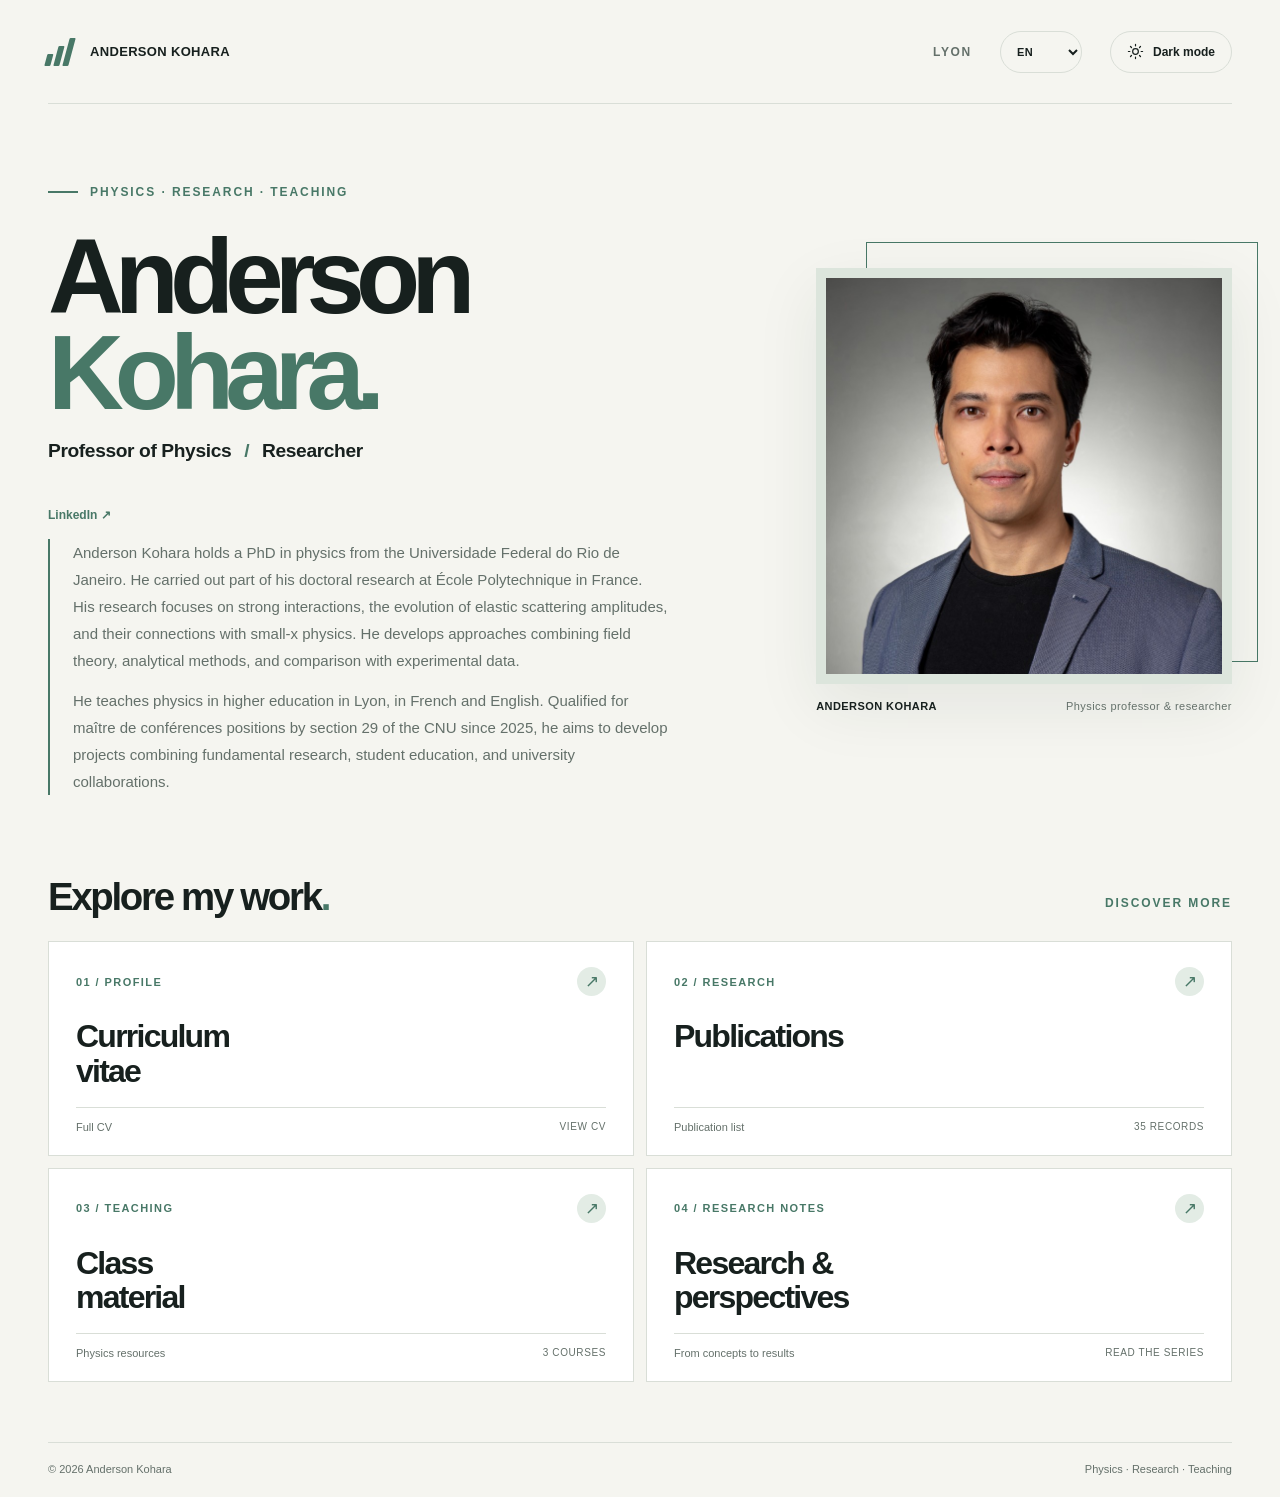
<file: index.html>
<!doctype html>
<html lang="en">
  <head>
    <meta charset="utf-8">
    <meta name="viewport" content="width=device-width, initial-scale=1">
    <meta name="description" content="Anderson Kohara is a physics professor and researcher specializing in QCD and hadronic interactions.">
    <meta name="theme-color" content="#f5f5f0">
    <title>Anderson Kohara — Physics Professor &amp; Researcher</title>
    <script>
      try {
        const savedTheme = localStorage.getItem('theme');
        document.documentElement.dataset.theme = savedTheme || (matchMedia('(prefers-color-scheme: dark)').matches ? 'dark' : 'light');
      } catch {
        document.documentElement.dataset.theme = 'light';
      }
    </script>
    <link rel="stylesheet" href="styles.css?v=20261003-research">
    <script src="i18n.js" defer></script>
    <script src="script.js" defer></script>
  </head>
  <body>
    <div class="site-shell">
      <header class="site-header page-width">
        <a class="brand" href="index.html" aria-label="Anderson Kohara, home">
          <span class="brand-mark" aria-hidden="true"><span></span><span></span><span></span></span>
          <span>Anderson Kohara</span>
        </a>
        <div class="header-actions">
          <span class="header-location">Lyon</span>
          <label class="sr-only" for="language-select">Language</label>
          <select class="language-select" id="language-select"><option value="en">EN</option><option value="pt-BR">PT-BR</option><option value="fr">FR</option></select>
          <button class="theme-toggle" type="button" aria-label="Switch to dark mode" aria-pressed="false">
            <svg class="theme-icon" viewBox="0 0 24 24" fill="none" stroke="currentColor" stroke-width="1.7" stroke-linecap="round" stroke-linejoin="round" aria-hidden="true">
              <circle cx="12" cy="12" r="4"></circle>
              <path d="M12 2v2m0 16v2M4.93 4.93l1.42 1.42m11.3 11.3 1.42 1.42M2 12h2m16 0h2M4.93 19.07l1.42-1.42m11.3-11.3 1.42-1.42"></path>
            </svg>
            <span class="theme-label">Dark mode</span>
          </button>
        </div>
      </header>

      <main class="page-width home-main">
        <section class="hero" aria-labelledby="hero-title">
          <div class="hero-copy">
            <p class="eyebrow"><span class="eyebrow-line" aria-hidden="true"></span> Physics · Research · Teaching</p>
            <h1 id="hero-title">Anderson<br><span>Kohara</span><span class="title-dot">.</span></h1>
            <p class="hero-role">Professor of Physics <span aria-hidden="true">/</span> Researcher</p>
            <p><a class="cv-text-link" href="https://www.linkedin.com/in/anderson-kohara-6684a7193/" target="_blank" rel="noopener noreferrer">LinkedIn ↗</a></p>
            <div class="bio-block">
              <p>Anderson Kohara holds a PhD in physics from the Universidade Federal do Rio de Janeiro. He carried out part of his doctoral research at École Polytechnique in France. His research focuses on strong interactions, the evolution of elastic scattering amplitudes, and their connections with small-x physics. He develops approaches combining field theory, analytical methods, and comparison with experimental data.</p>
              <p>He teaches physics in higher education in Lyon, in French and English. Qualified for maître de conférences positions by section 29 of the CNU since 2025, he aims to develop projects combining fundamental research, student education, and university collaborations.</p>
            </div>
          </div>

          <figure class="portrait-panel">
            <div class="portrait-frame">
              <img src="resources/Photo.png" alt="Portrait of Anderson Kohara" width="800" height="800" fetchpriority="high">
            </div>
            <figcaption><span>Anderson Kohara</span><span>Physics professor &amp; researcher</span></figcaption>
          </figure>
        </section>

        <section class="resources" aria-labelledby="resources-title">
          <div class="section-heading">
            <p class="section-kicker">Discover more</p>
            <h2 id="resources-title">Explore my work<span class="title-dot">.</span></h2>
          </div>
          <div class="resource-grid resource-grid-four">
            <a class="resource-card" href="cv.html">
              <span class="card-top"><span class="card-number">01 / Profile</span><span class="card-arrow" aria-hidden="true">↗</span></span>
              <span class="card-title">Curriculum<br>vitae</span>
              <span class="card-bottom">Full CV <span>View CV</span></span>
            </a>
            <a class="resource-card" href="publications.html">
              <span class="card-top"><span class="card-number">02 / Research</span><span class="card-arrow" aria-hidden="true">↗</span></span>
              <span class="card-title">Publications</span>
              <span class="card-bottom">Publication list <span>35 records</span></span>
            </a>
            <a class="resource-card" href="teaching.html">
              <span class="card-top"><span class="card-number">03 / Teaching</span><span class="card-arrow" aria-hidden="true">↗</span></span>
              <span class="card-title">Class<br>material</span>
              <span class="card-bottom">Physics resources <span>3 courses</span></span>
            </a>
<a class="resource-card" href="research.html"><span class="card-top"><span class="card-number">04 / Research notes</span><span class="card-arrow" aria-hidden="true">↗</span></span><span class="card-title">Research &amp;<br>perspectives</span><span class="card-bottom">From concepts to results <span>Read the series</span></span></a>
          </div>
        </section>
      </main>

      <footer class="site-footer page-width"><span>© <span id="year">2026</span> Anderson Kohara</span><span>Physics · Research · Teaching</span></footer>
    </div>
  </body>
</html>
</file>
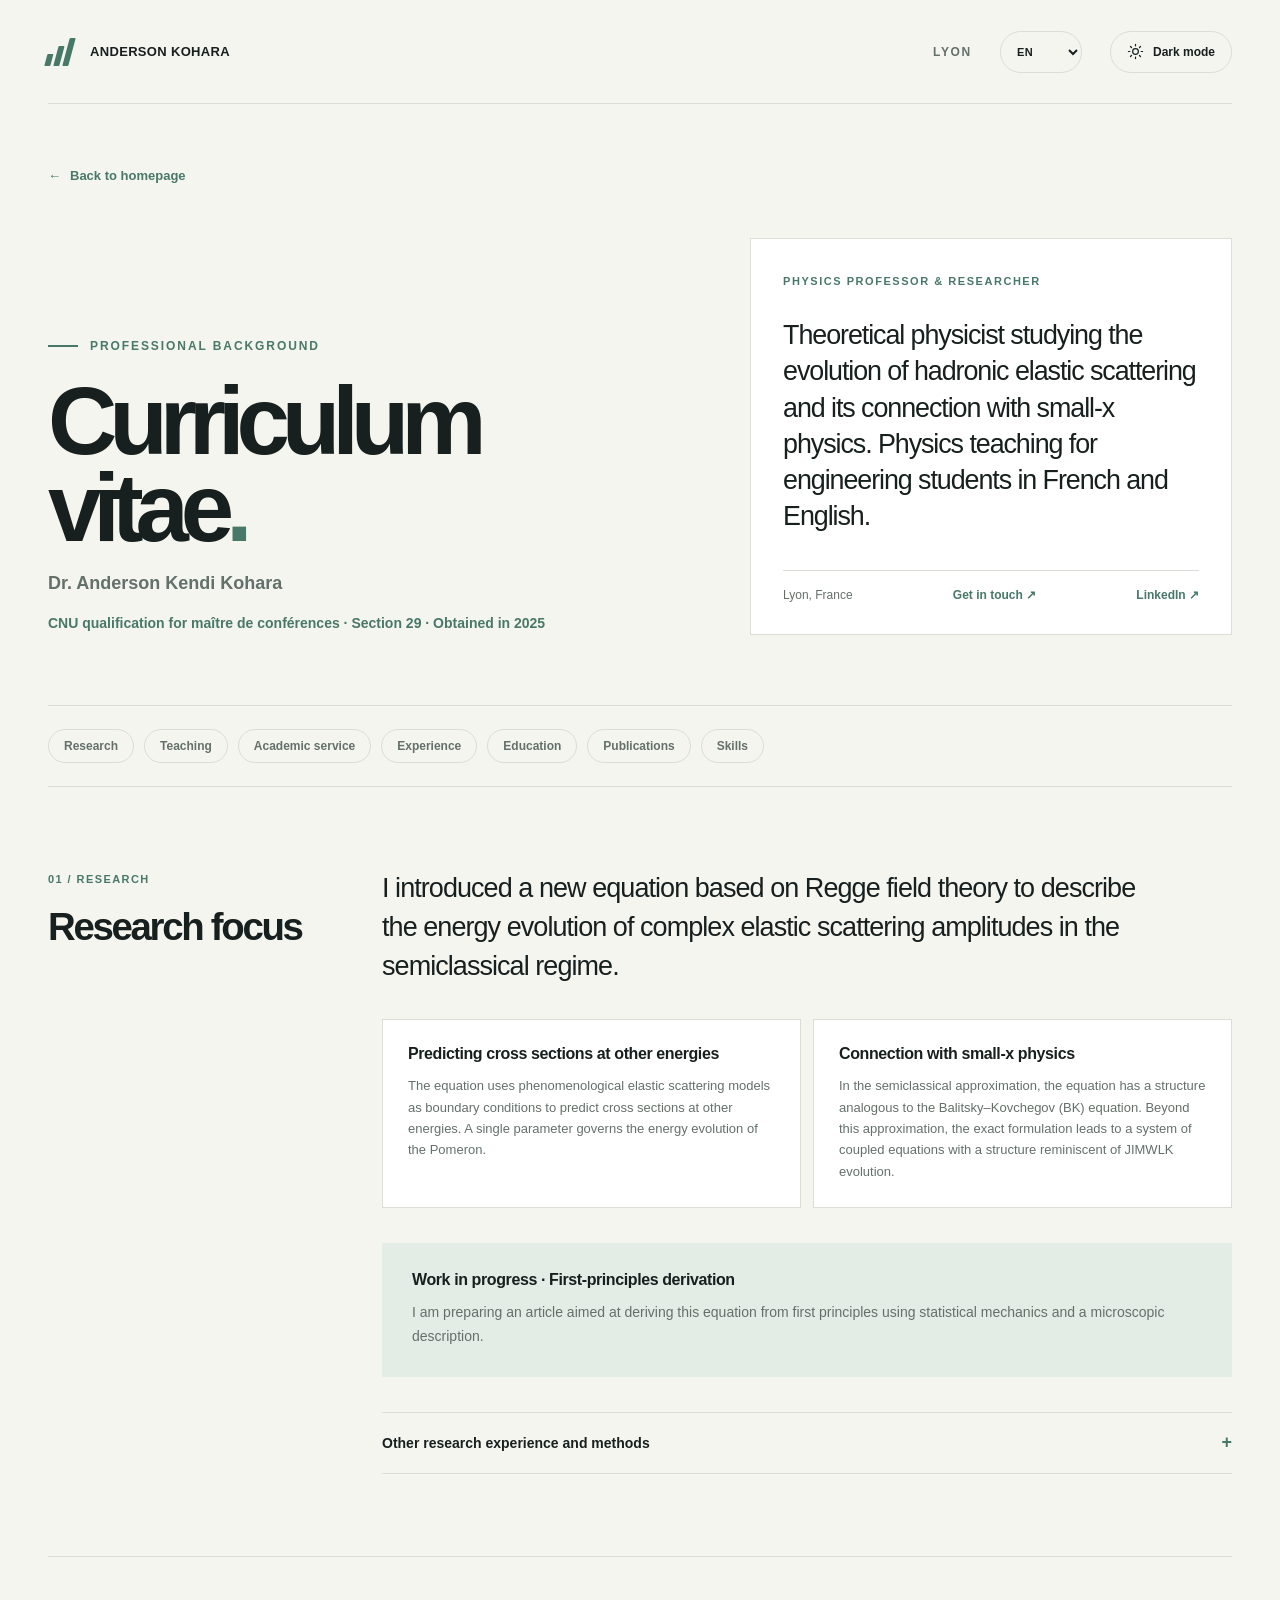
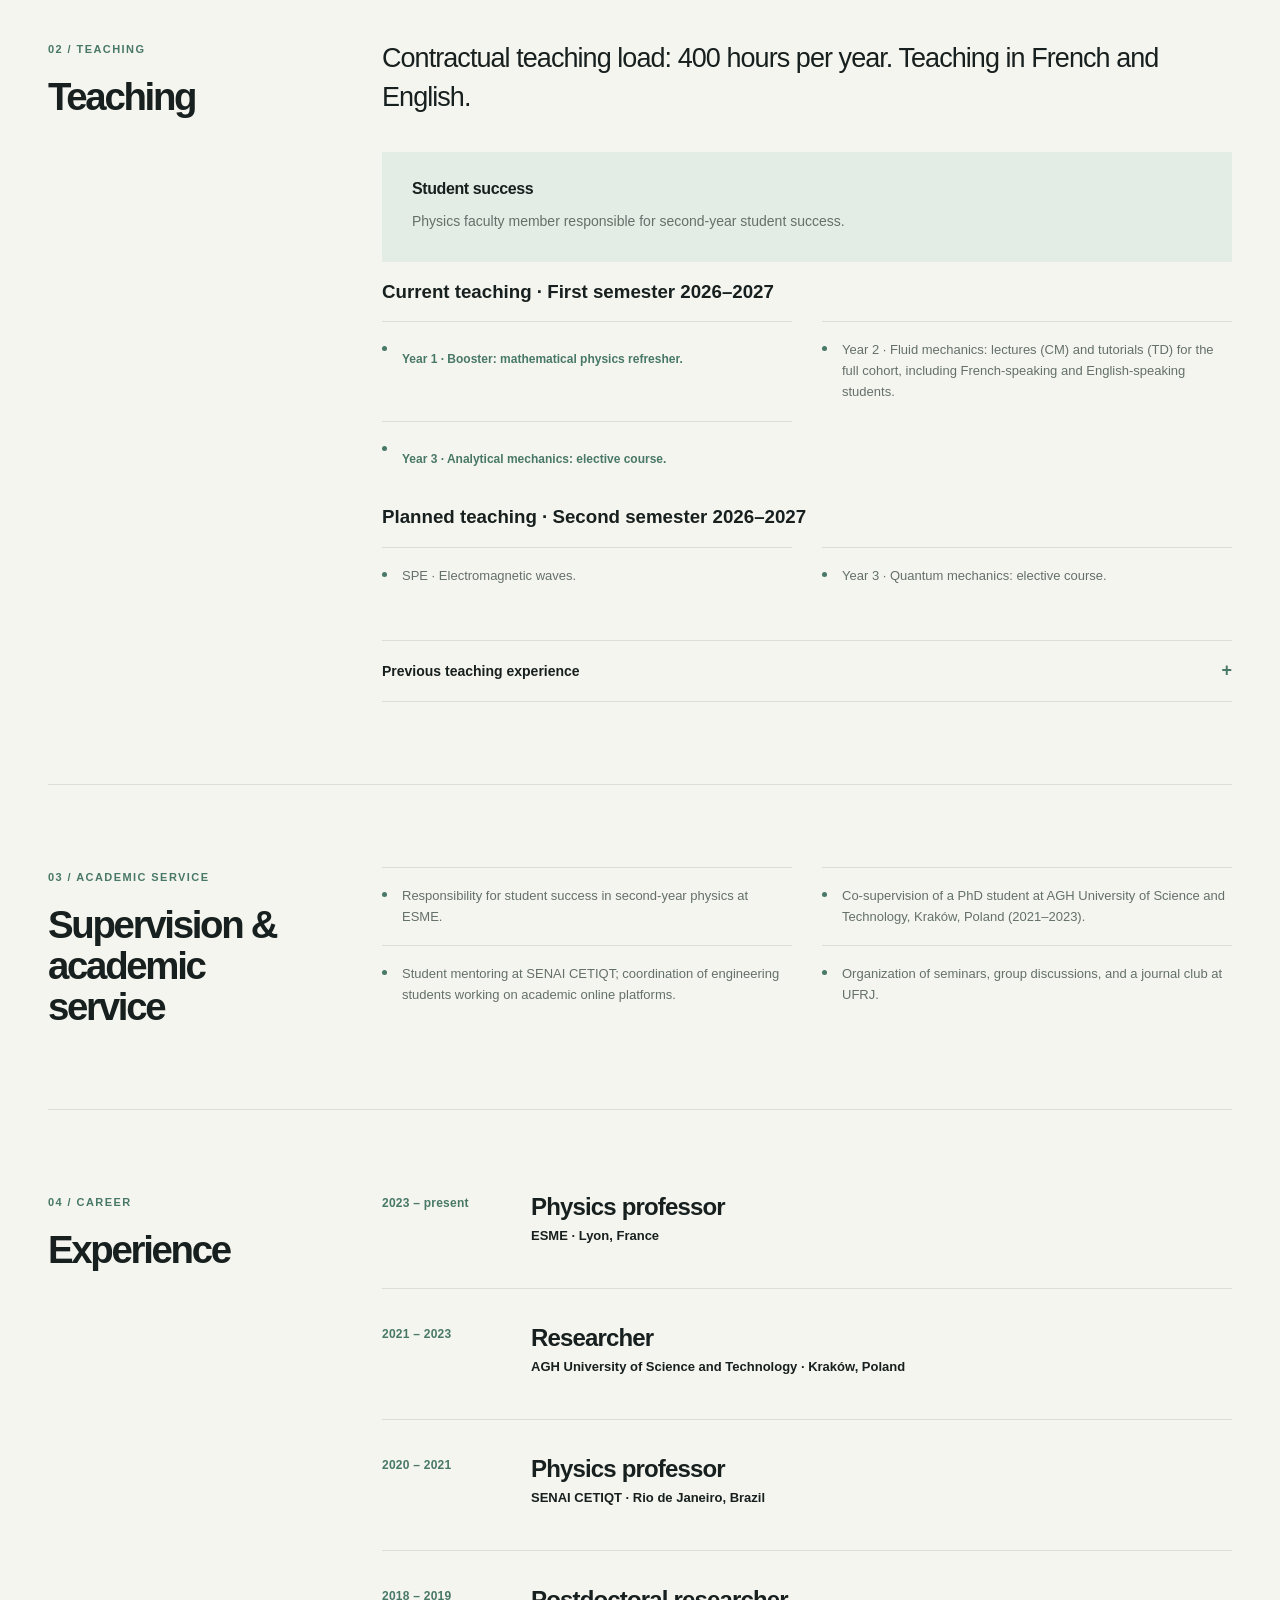
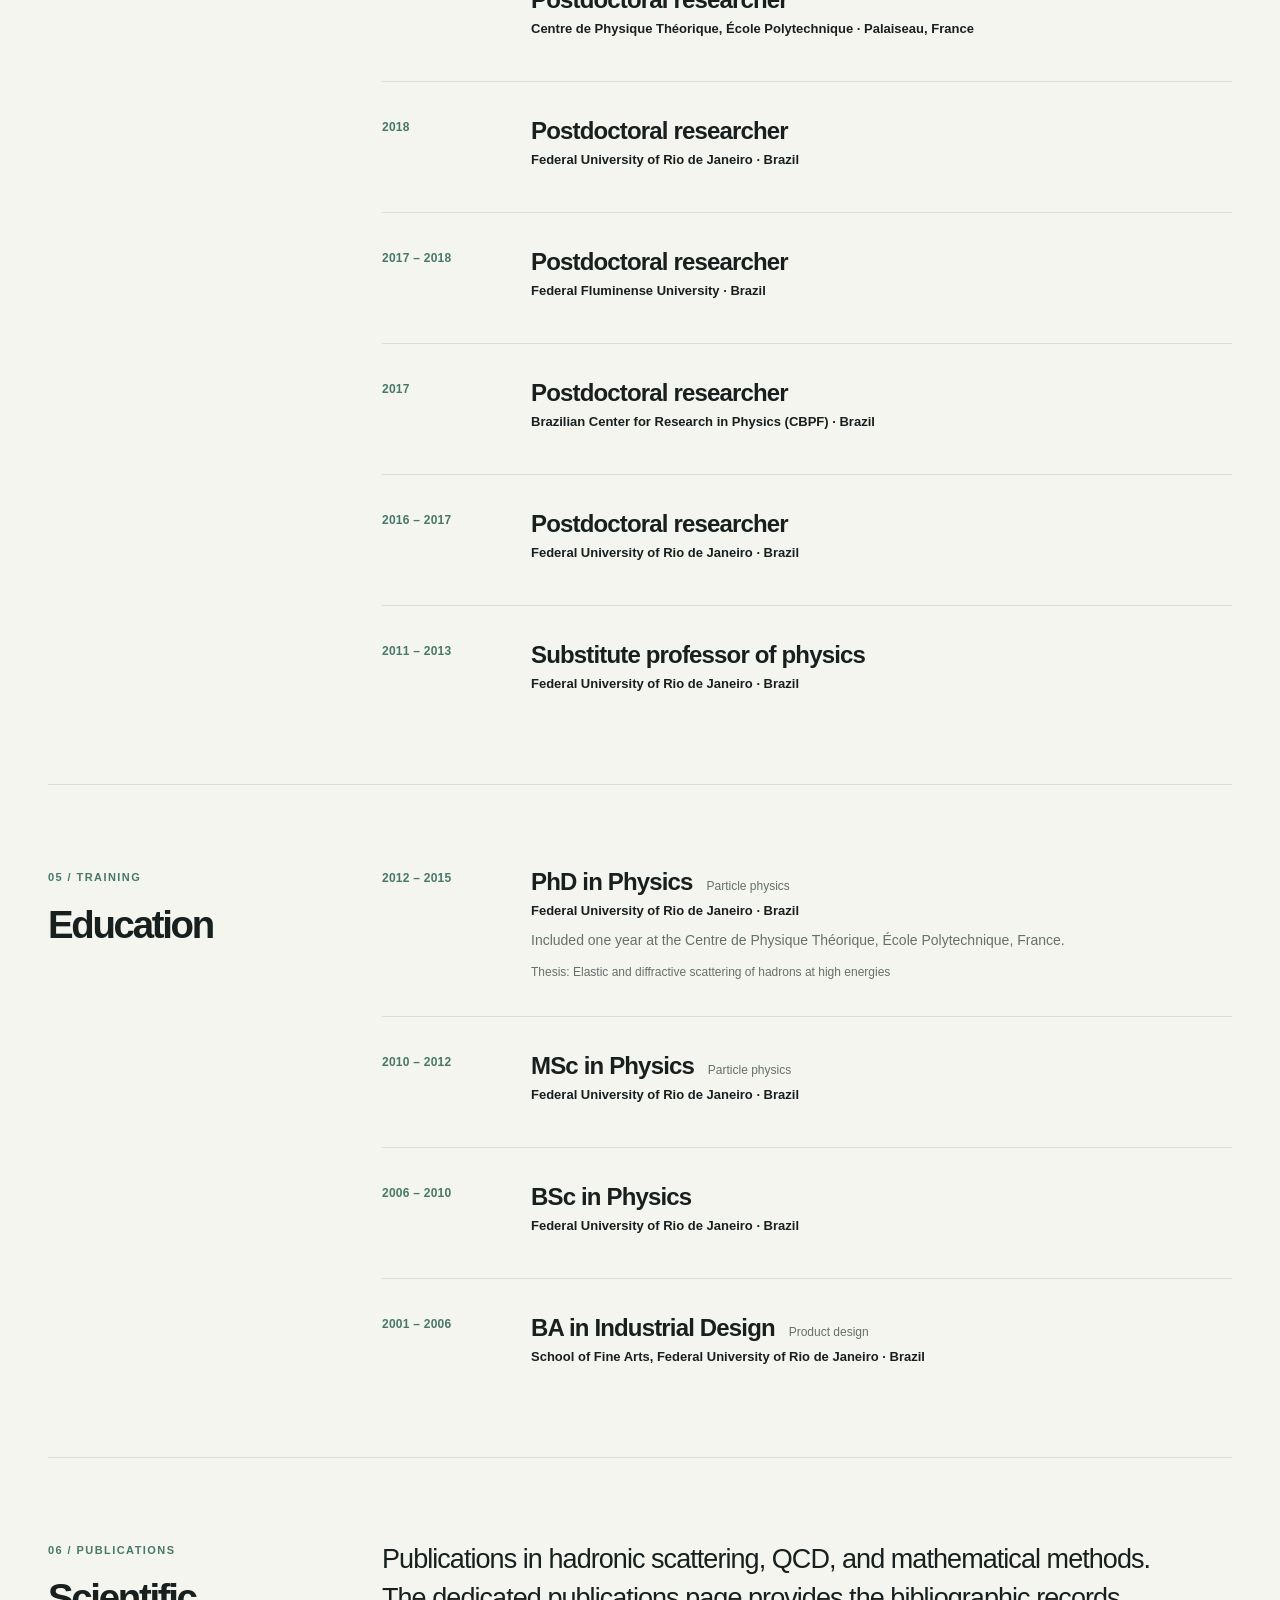
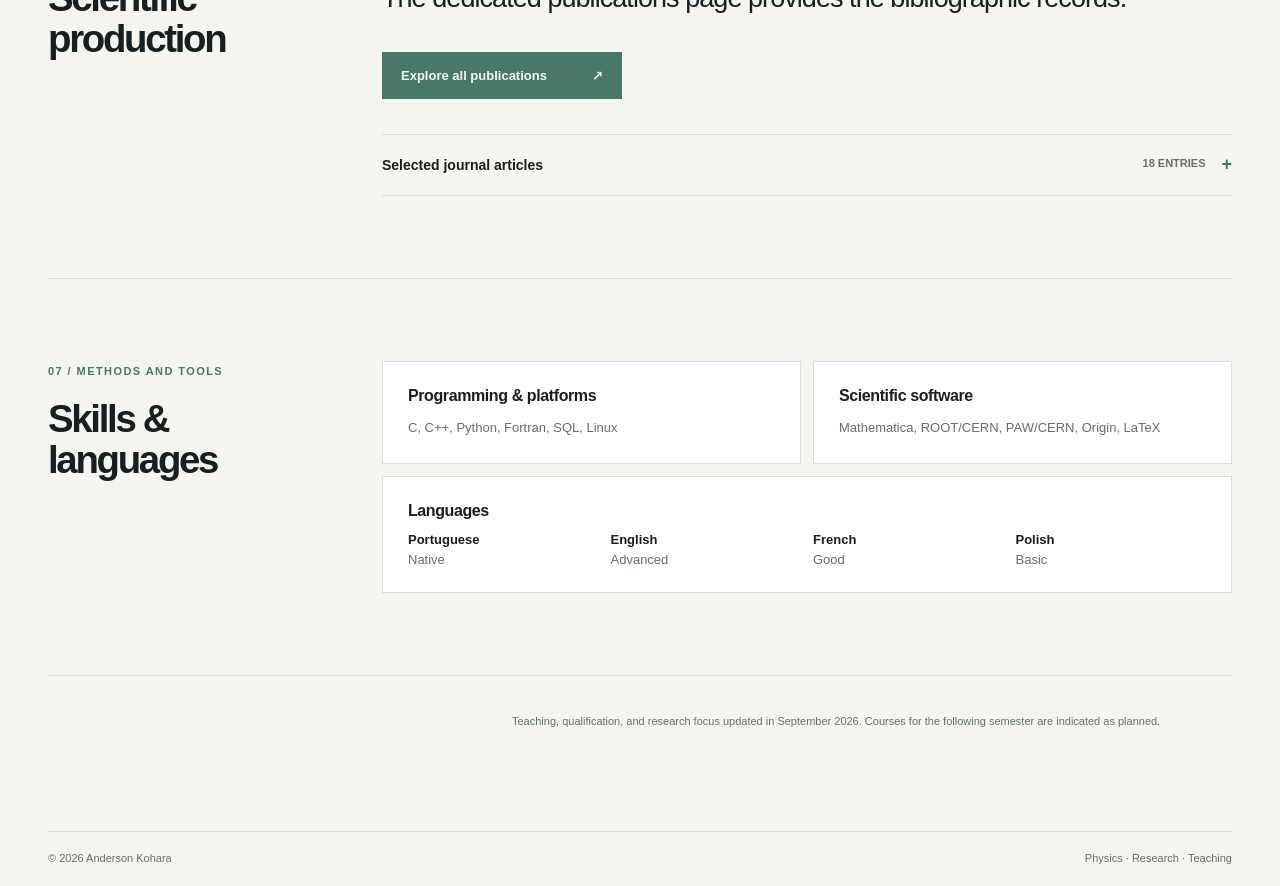
<file: cv.html>
<!doctype html>
<html lang="en">
  <head>
    <meta charset="utf-8">
    <meta name="viewport" content="width=device-width, initial-scale=1">
    <meta name="description" content="Curriculum vitae of Anderson Kendi Kohara, physics professor and researcher.">
    <meta name="theme-color" content="#f5f5f0">
    <title>Curriculum Vitae — Anderson Kohara</title>
    <script>try { document.documentElement.dataset.theme = localStorage.getItem('theme') || (matchMedia('(prefers-color-scheme: dark)').matches ? 'dark' : 'light'); } catch { document.documentElement.dataset.theme = 'light'; }</script>
    <link rel="stylesheet" href="styles.css?v=20260926-navigation2">
    <script src="i18n.js" defer></script>
    <script src="script.js" defer></script>
  </head>
  <body>
    <div class="site-shell">
      <header class="site-header page-width">
        <a class="brand" href="index.html" aria-label="Anderson Kohara, home"><span class="brand-mark" aria-hidden="true"><span></span><span></span><span></span></span><span>Anderson Kohara</span></a>
        <div class="header-actions"><span class="header-location">Lyon</span><label class="sr-only" for="language-select">Language</label><select class="language-select" id="language-select"><option value="en">EN</option><option value="pt-BR">PT-BR</option><option value="fr">FR</option></select><button class="theme-toggle" type="button" aria-label="Switch to dark mode" aria-pressed="false"><svg class="theme-icon" viewBox="0 0 24 24" fill="none" stroke="currentColor" stroke-width="1.7" stroke-linecap="round" stroke-linejoin="round" aria-hidden="true"><circle cx="12" cy="12" r="4"></circle><path d="M12 2v2m0 16v2M4.93 4.93l1.42 1.42m11.3 11.3 1.42 1.42M2 12h2m16 0h2M4.93 19.07l1.42-1.42m11.3-11.3 1.42-1.42"></path></svg><span class="theme-label">Dark mode</span></button></div>
      </header>

      <main class="cv-main page-width">
        <a class="back-link" href="index.html"><span aria-hidden="true">←</span> Back to homepage</a>
        <section class="cv-hero" aria-labelledby="cv-title">
          <div><p class="eyebrow"><span class="eyebrow-line" aria-hidden="true"></span> Professional background</p><h1 id="cv-title">Curriculum<br>vitae<span class="title-dot">.</span></h1><p class="cv-full-name">Dr. Anderson Kendi Kohara</p><p class="cv-qualification">CNU qualification for maître de conférences · Section 29 · Obtained in 2025</p></div>
          <div class="cv-intro-card"><span class="cv-card-label">Physics professor &amp; researcher</span><p>Theoretical physicist studying the evolution of hadronic elastic scattering and its connection with small-x physics. Physics teaching for engineering students in French and English.</p><div class="cv-intro-meta"><span>Lyon, France</span><a href="mailto:anderson.kendi@gmail.com">Get in touch ↗</a><a href="https://www.linkedin.com/in/anderson-kohara-6684a7193/" target="_blank" rel="noopener noreferrer">LinkedIn ↗</a></div></div>
        </section>

        <nav class="cv-nav" aria-label="CV sections"><a href="#expertise">Research</a><a href="#teaching">Teaching</a><a href="#service">Academic service</a><a href="#experience">Experience</a><a href="#education">Education</a><a href="#research">Publications</a><a href="#skills">Skills</a></nav>

        <section class="cv-section" id="expertise" aria-labelledby="expertise-title">
          <div class="cv-section-heading"><span class="cv-section-number">01 / Research</span><h2 id="expertise-title">Research focus</h2></div>
          <div class="cv-section-content"><p class="cv-section-lead">I introduced a new equation based on Regge field theory to describe the energy evolution of complex elastic scattering amplitudes in the semiclassical regime.</p>
            <div class="cv-skill-grid"><article class="cv-skill-card"><h3>Predicting cross sections at other energies</h3><p>The equation uses phenomenological elastic scattering models as boundary conditions to predict cross sections at other energies. A single parameter governs the energy evolution of the Pomeron.</p></article><article class="cv-skill-card"><h3>Connection with small-x physics</h3><p>In the semiclassical approximation, the equation has a structure analogous to the Balitsky–Kovchegov (BK) equation. Beyond this approximation, the exact formulation leads to a system of coupled equations with a structure reminiscent of JIMWLK evolution.</p></article></div>
            <div class="cv-note"><h3>Work in progress · First-principles derivation</h3><p>I am preparing an article aimed at deriving this equation from first principles using statistical mechanics and a microscopic description.</p></div>
            <details class="cv-publication-details"><summary>Other research experience and methods</summary><ul class="cv-bullet-grid"><li>Modeling complex dynamical processes in strong interactions and high energy particle scattering.</li><li>Statistical analysis of accelerator data from LHC/CERN, Tevatron/Fermilab, and STAR/RHIC.</li><li>Analysis of proton–air collisions in cosmic ray showers.</li><li>Analytical models for elementary particle scattering at high energies.</li><li>Monte Carlo simulation of diffractive strong interactions based on QCD.</li><li>Mathematical methods for derivative dispersion and Kramers–Kronig relations.</li></ul></details>
          </div>
        </section>

        <section class="cv-section" id="teaching" aria-labelledby="teaching-title">
          <div class="cv-section-heading"><span class="cv-section-number">02 / Teaching</span><h2 id="teaching-title">Teaching</h2></div>
          <div class="cv-section-content"><p class="cv-section-lead">Contractual teaching load: 400 hours per year. Teaching in French and English.</p>
            <div class="cv-note"><h3>Student success</h3><p>Physics faculty member responsible for second-year student success.</p></div><h3>Current teaching · First semester 2026–2027</h3><ul class="cv-bullet-grid"><li><a class="cv-text-link" href="booster-physique.html">Year 1 · Booster: mathematical physics refresher.</a></li><li>Year 2 · Fluid mechanics: lectures (CM) and tutorials (TD) for the full cohort, including French-speaking and English-speaking students.</li><li><a class="cv-text-link" href="mecanique-analytique.html">Year 3 · Analytical mechanics: elective course.</a></li></ul><h3>Planned teaching · Second semester 2026–2027</h3><ul class="cv-bullet-grid"><li>SPE · Electromagnetic waves.</li><li>Year 3 · Quantum mechanics: elective course.</li></ul><details class="cv-publication-details"><summary>Previous teaching experience</summary><ul class="cv-bullet-grid"><li>SENAI CETIQT · 2020–2021: theoretical and experimental physics for chemical and process engineering students; educational laboratory coordination.</li><li>UFRJ · 2011–2013: classical mechanics, thermodynamics, hydrodynamics, and electronics. Engineering physics teaching also during postdoctoral appointments.</li></ul></details></div></section>

        <section class="cv-section" id="service" aria-labelledby="service-title"><div class="cv-section-heading"><span class="cv-section-number">03 / Academic service</span><h2 id="service-title">Supervision &amp; academic service</h2></div><div class="cv-section-content"><ul class="cv-bullet-grid"><li>Responsibility for student success in second-year physics at ESME.</li><li>Co-supervision of a PhD student at AGH University of Science and Technology, Kraków, Poland (2021–2023).</li><li>Student mentoring at SENAI CETIQT; coordination of engineering students working on academic online platforms.</li><li>Organization of seminars, group discussions, and a journal club at UFRJ.</li></ul></div></section>

        <section class="cv-section" id="experience" aria-labelledby="experience-title">
          <div class="cv-section-heading"><span class="cv-section-number">04 / Career</span><h2 id="experience-title">Experience</h2></div>
          <div class="cv-section-content cv-timeline">
            <article class="cv-timeline-item"><span class="cv-date">2023 – present</span><div><h3>Physics professor</h3><p class="cv-place">ESME · Lyon, France</p></div></article>
            <article class="cv-timeline-item"><span class="cv-date">2021 – 2023</span><div><h3>Researcher</h3><p class="cv-place">AGH University of Science and Technology · Kraków, Poland</p></div></article>
            <article class="cv-timeline-item"><span class="cv-date">2020 – 2021</span><div><h3>Physics professor</h3><p class="cv-place">SENAI CETIQT · Rio de Janeiro, Brazil</p></div></article>
            <article class="cv-timeline-item"><span class="cv-date">2018 – 2019</span><div><h3>Postdoctoral researcher</h3><p class="cv-place">Centre de Physique Théorique, École Polytechnique · Palaiseau, France</p></div></article>
            <article class="cv-timeline-item"><span class="cv-date">2018</span><div><h3>Postdoctoral researcher</h3><p class="cv-place">Federal University of Rio de Janeiro · Brazil</p></div></article>
            <article class="cv-timeline-item"><span class="cv-date">2017 – 2018</span><div><h3>Postdoctoral researcher</h3><p class="cv-place">Federal Fluminense University · Brazil</p></div></article>
            <article class="cv-timeline-item"><span class="cv-date">2017</span><div><h3>Postdoctoral researcher</h3><p class="cv-place">Brazilian Center for Research in Physics (CBPF) · Brazil</p></div></article>
            <article class="cv-timeline-item"><span class="cv-date">2016 – 2017</span><div><h3>Postdoctoral researcher</h3><p class="cv-place">Federal University of Rio de Janeiro · Brazil</p></div></article>
            <article class="cv-timeline-item"><span class="cv-date">2011 – 2013</span><div><h3>Substitute professor of physics</h3><p class="cv-place">Federal University of Rio de Janeiro · Brazil</p></div></article>
          </div>
        </section>

        <section class="cv-section" id="education" aria-labelledby="education-title">
          <div class="cv-section-heading"><span class="cv-section-number">05 / Training</span><h2 id="education-title">Education</h2></div>
          <div class="cv-section-content cv-timeline">
            <article class="cv-timeline-item"><span class="cv-date">2012 – 2015</span><div><h3>PhD in Physics <span class="cv-inline-note">Particle physics</span></h3><p class="cv-place">Federal University of Rio de Janeiro · Brazil</p><p>Included one year at the Centre de Physique Théorique, École Polytechnique, France.</p><p class="cv-detail">Thesis: Elastic and diffractive scattering of hadrons at high energies</p></div></article>
            <article class="cv-timeline-item"><span class="cv-date">2010 – 2012</span><div><h3>MSc in Physics <span class="cv-inline-note">Particle physics</span></h3><p class="cv-place">Federal University of Rio de Janeiro · Brazil</p></div></article>
            <article class="cv-timeline-item"><span class="cv-date">2006 – 2010</span><div><h3>BSc in Physics</h3><p class="cv-place">Federal University of Rio de Janeiro · Brazil</p></div></article>
            <article class="cv-timeline-item"><span class="cv-date">2001 – 2006</span><div><h3>BA in Industrial Design <span class="cv-inline-note">Product design</span></h3><p class="cv-place">School of Fine Arts, Federal University of Rio de Janeiro · Brazil</p></div></article>
          </div>
        </section>

        <section class="cv-section" id="research" aria-labelledby="research-title">
          <div class="cv-section-heading"><span class="cv-section-number">06 / Publications</span><h2 id="research-title">Scientific<br>production</h2></div>
          <div class="cv-section-content"><p class="cv-section-lead">Publications in hadronic scattering, QCD, and mathematical methods. The dedicated publications page provides the bibliographic records.</p><a class="cv-primary-link" href="publications.html">Explore all publications <span aria-hidden="true">↗</span></a>
            <details class="cv-publication-details"><summary>Selected journal articles <span>18 entries</span></summary><ol>
              <li>Energy dependence of proton-proton elastic scattering at large momentum transfer. <em>Phys. Lett. B</em> 846, 138230 (2023).</li>
              <li>Low projectile density contributions in the dilute-dense CGC framework for two-particle correlations. <em>JHEP</em> 10, 159 (2023).</li>
              <li>Observation of two zeros of the real amplitude in pp scattering at the LHC. <em>Eur. Phys. J. C</em> 83, 126 (2023).</li>
              <li>Evolution equation for elastic scattering of hadrons. <em>Eur. Phys. J. C</em> 82, 830 (2022).</li>
              <li>Analytical representation for the amplitudes and differential cross section of pp elastic scattering at 13 TeV. <em>Eur. Phys. J. C</em> 81, 290 (2021).</li>
              <li>Reflection properties of zeta related functions in terms of fractional derivatives. <em>Fractional Calculus and Applied Analysis</em> 23, 2 (2020).</li>
              <li>Forward scattering amplitudes of pp and pp̄ with crossing symmetry and scaling properties. <em>J. Phys. G</em> 46, 125001 (2019).</li>
              <li>The interplay of hadronic amplitudes and Coulomb phase in LHC measurements at 13 TeV. <em>Phys. Lett. B</em> 789, 1 (2019).</li>
              <li>Exact treatment of dispersion relations in pp and pp̄ elastic scattering. <em>Phys. Rev. C</em> 97, 014003 (2018).</li>
              <li>Structure of forward pp and pp̄ elastic amplitudes at low energies. <em>Phys. Rev. D</em> 98, 094029 (2018).</li>
              <li>New properties of the Lerch’s transcendent. <em>Journal of Number Theory</em> 172, 21 (2017).</li>
              <li>Photon and Pomeron-induced production of dijets in pp, pA and AA collisions. <em>Eur. Phys. J. C</em> 77, 600 (2017).</li>
              <li>Elastic amplitudes studied with the LHC measurements at 7 and 8 TeV. <em>Eur. Phys. J. C</em> 77, 877 (2017).</li>
              <li>Prompt photon production in double-Pomeron-exchange events at the LHC. <em>Phys. Lett. B</em> 757, 393 (2016).</li>
              <li>pp interaction at very high energies in cosmic ray experiments. <em>J. Phys. G</em> 41, 115003 (2014).</li>
              <li>pp elastic scattering at LHC energies. <em>Eur. Phys. J. C</em> 74, 3174 (2014).</li>
              <li>Amplitudes and observables in pp elastic scattering at √s = 7 TeV. <em>Eur. Phys. J. C</em> 73, 1434 (2013).</li>
              <li>Elastic pp̄ scattering amplitude at 1.8 TeV and determination of total cross section. <em>Phys. Rev. D</em> 87, 1089 (2013).</li>
            </ol></details>
          </div>
        </section>

        <section class="cv-section" id="skills" aria-labelledby="skills-title">
          <div class="cv-section-heading"><span class="cv-section-number">07 / Methods and tools</span><h2 id="skills-title">Skills &amp;<br>languages</h2></div>
          <div class="cv-section-content cv-skill-grid">
            <div class="cv-skill-card"><h3>Programming &amp; platforms</h3><p>C, C++, Python, Fortran, SQL, Linux</p></div>
            <div class="cv-skill-card"><h3>Scientific software</h3><p>Mathematica, ROOT/CERN, PAW/CERN, Origin, LaTeX</p></div>


            <div class="cv-skill-card cv-skill-card-wide"><h3>Languages</h3><ul class="cv-languages"><li><span>Portuguese</span>Native</li><li><span>English</span>Advanced</li><li><span>French</span>Good</li><li><span>Polish</span>Basic</li></ul></div>
          </div>
        </section>
        <p class="cv-source-note">Teaching, qualification, and research focus updated in September 2026. Courses for the following semester are indicated as planned.</p>
      </main>
      <footer class="site-footer page-width"><span>© <span id="year">2026</span> Anderson Kohara</span><span>Physics · Research · Teaching</span></footer>
    </div>
  </body>
</html>
</file>
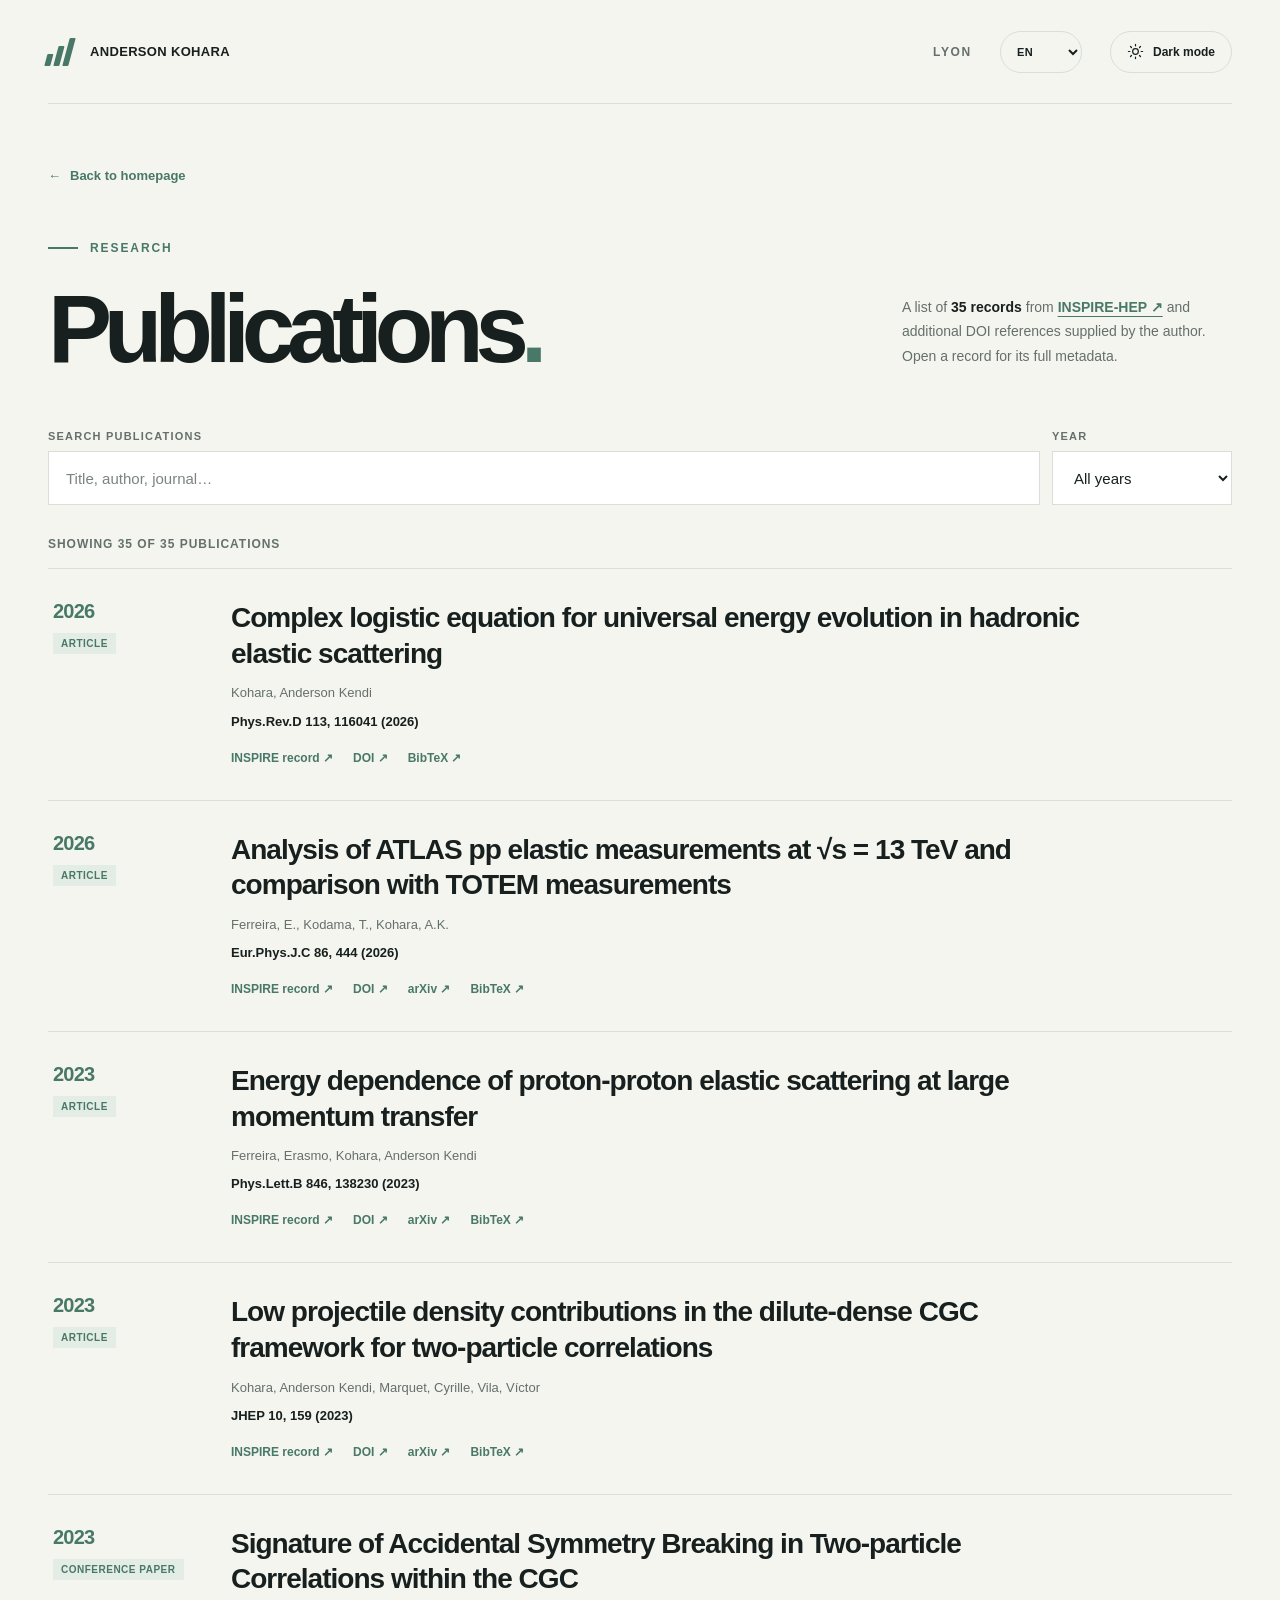
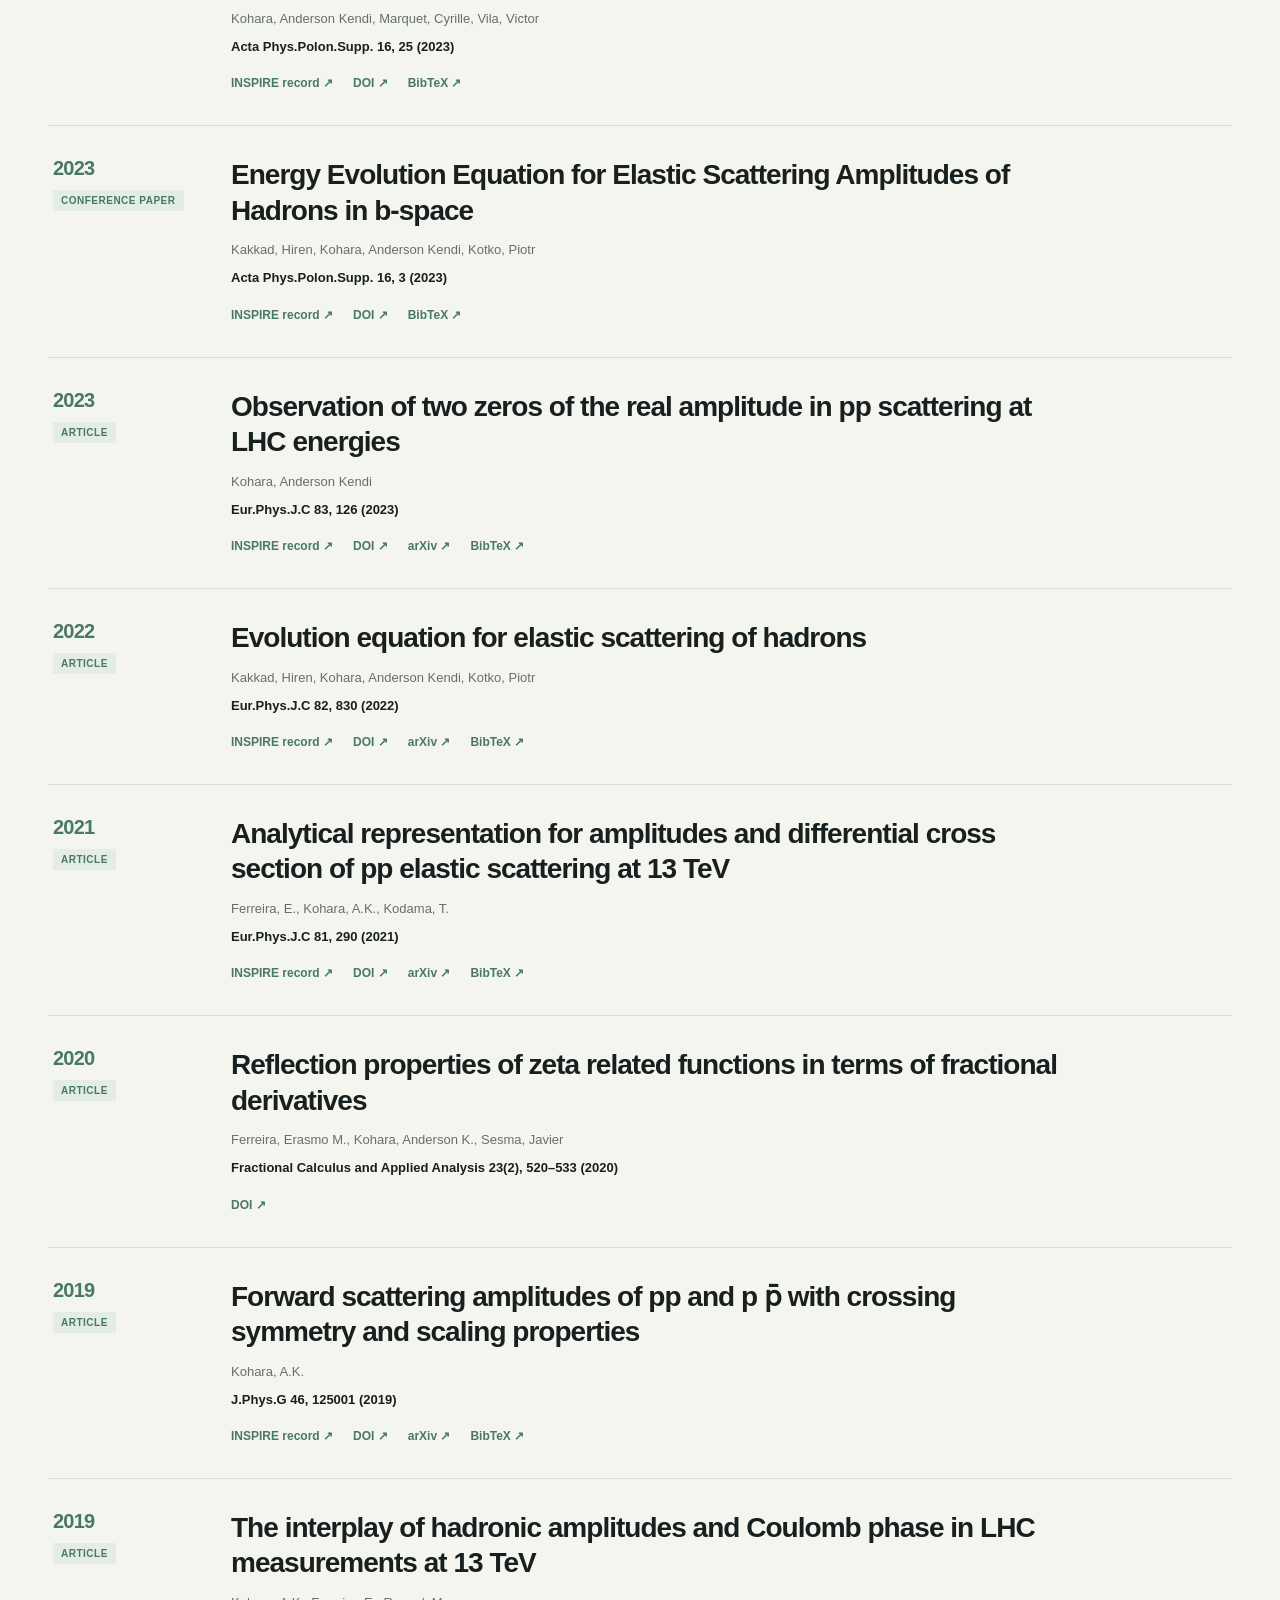
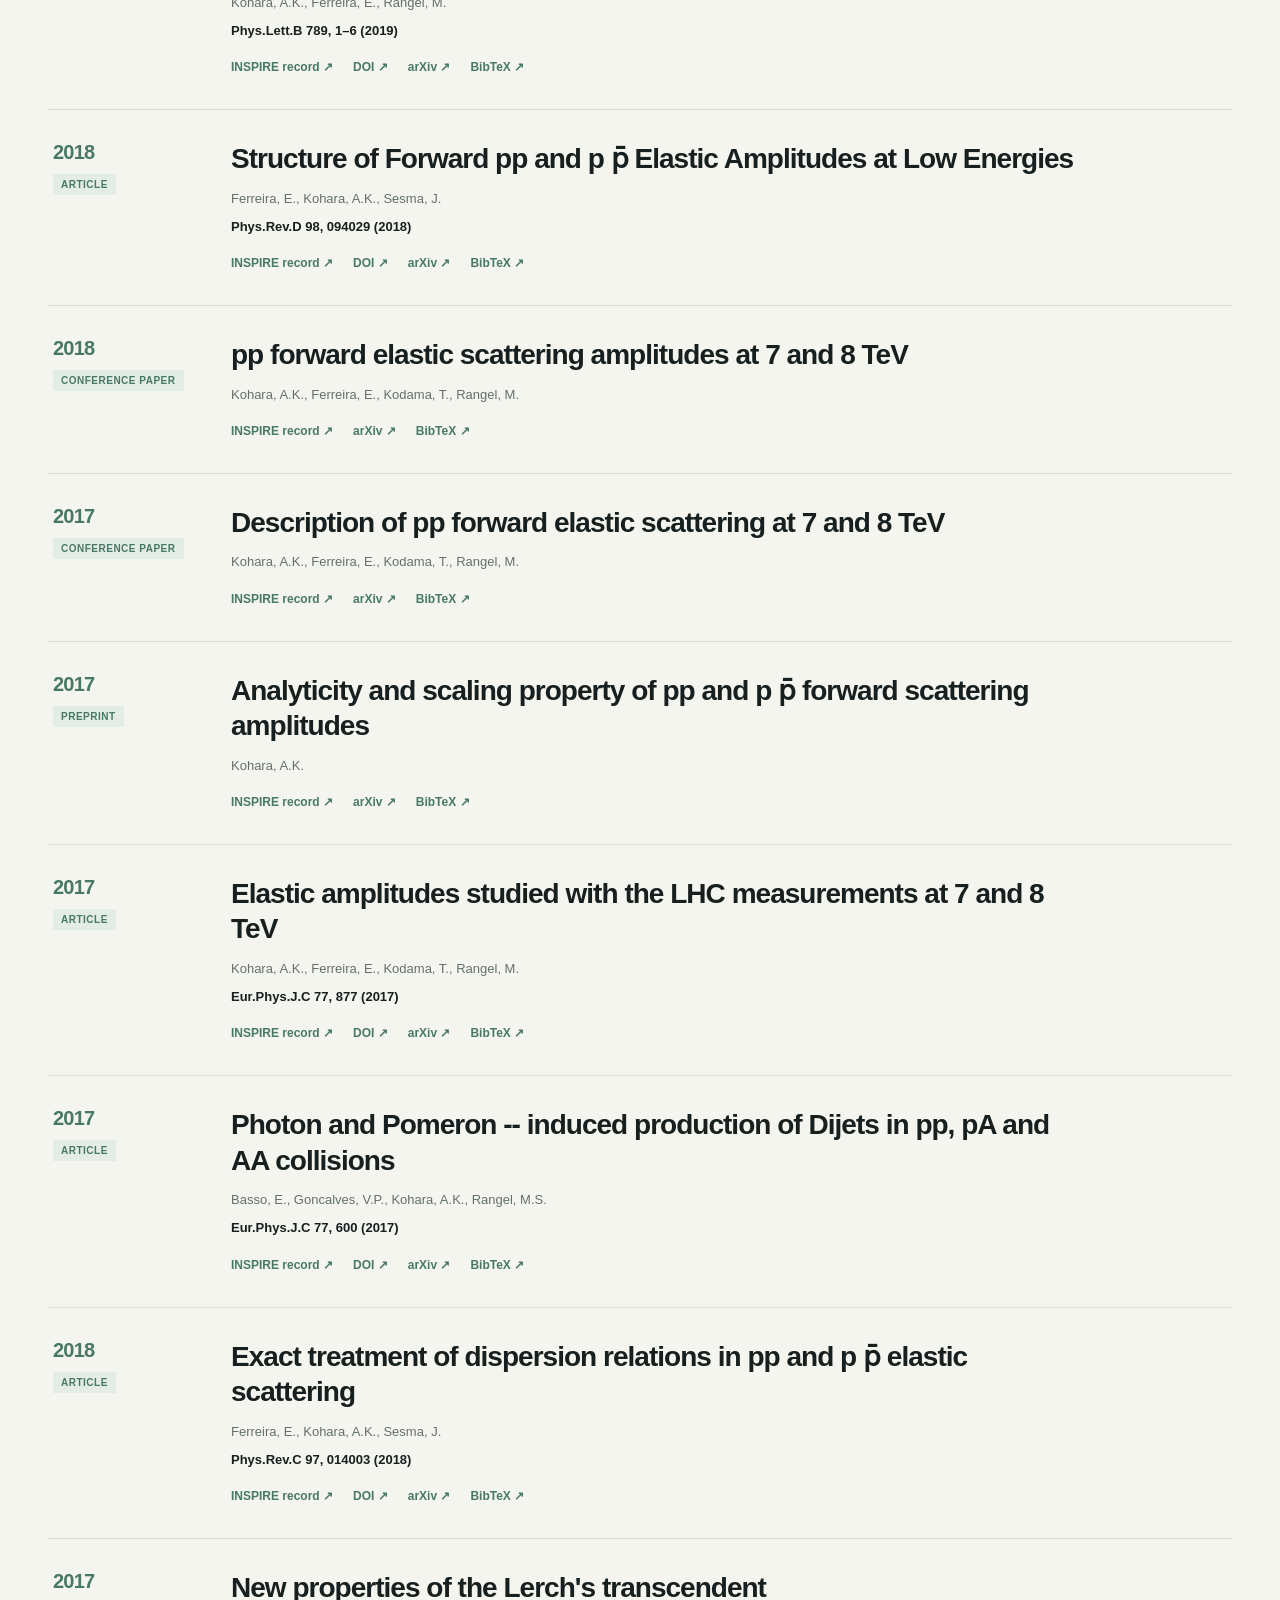
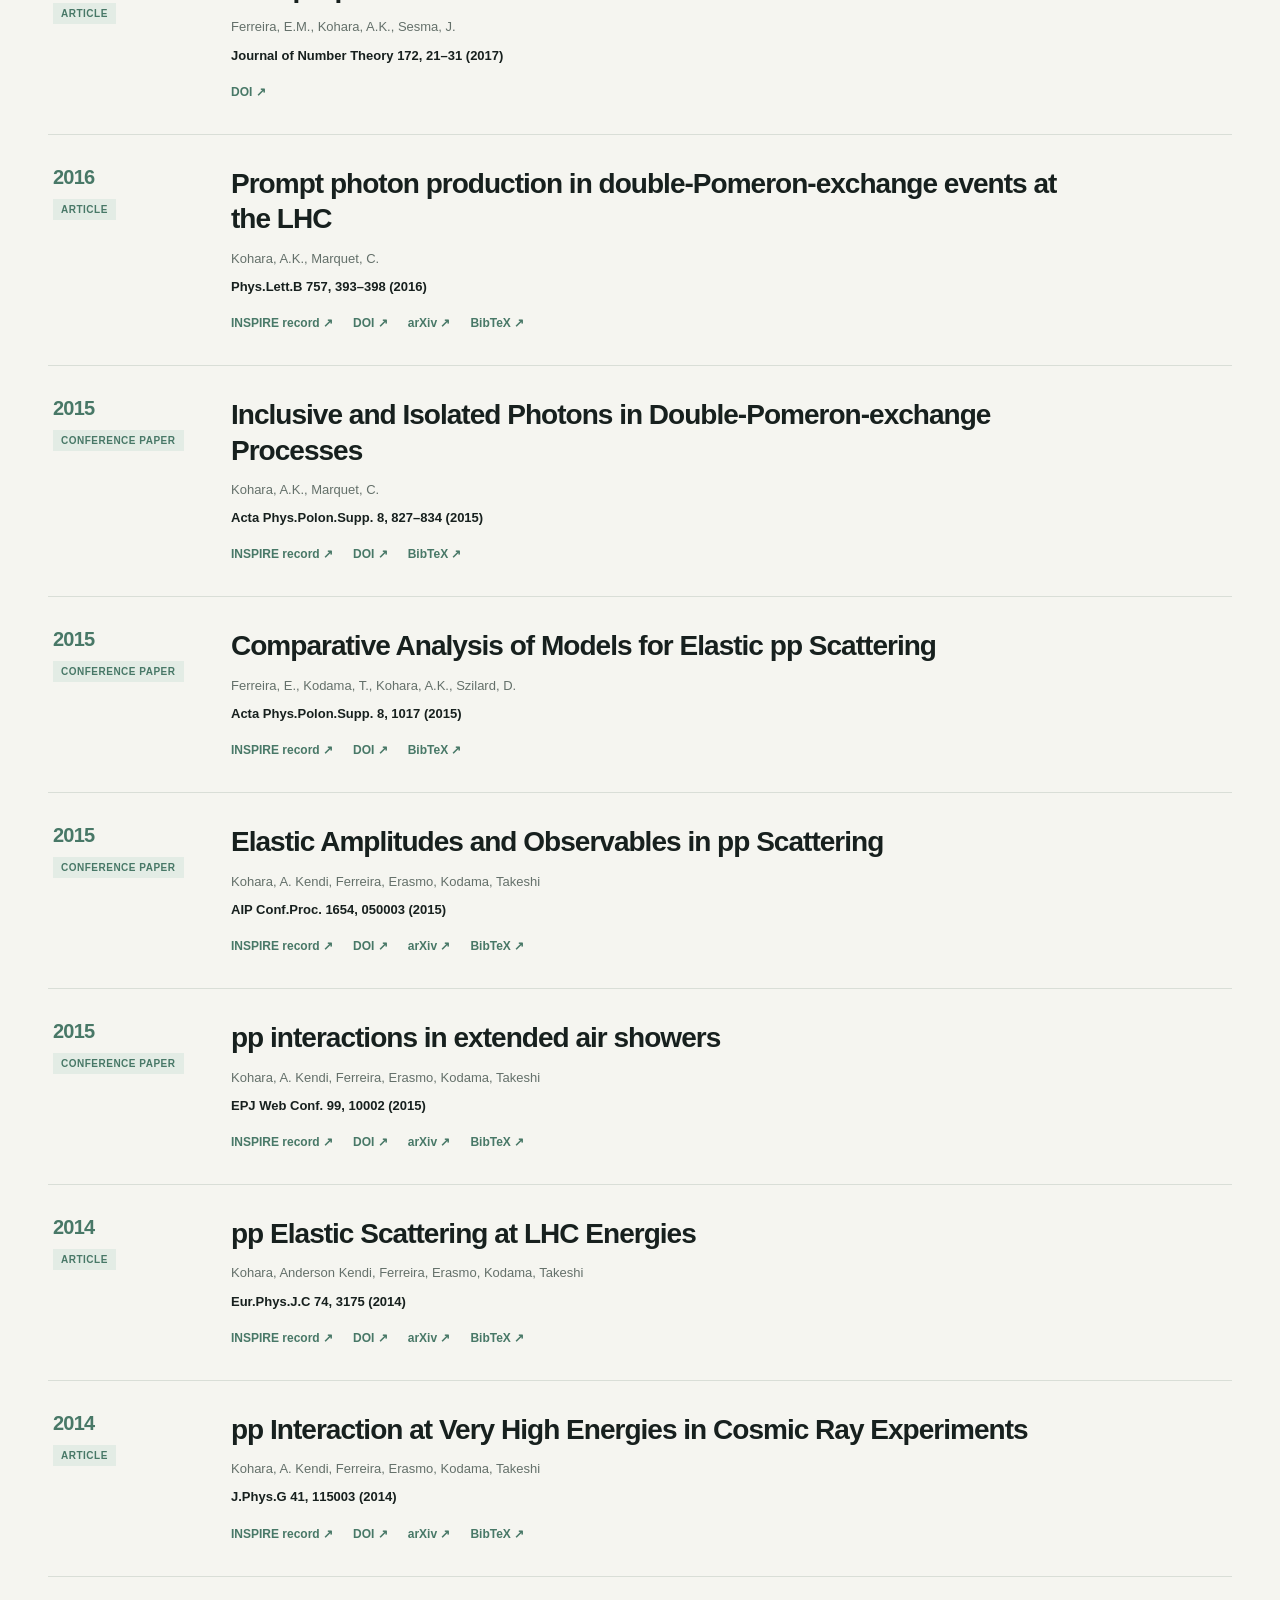
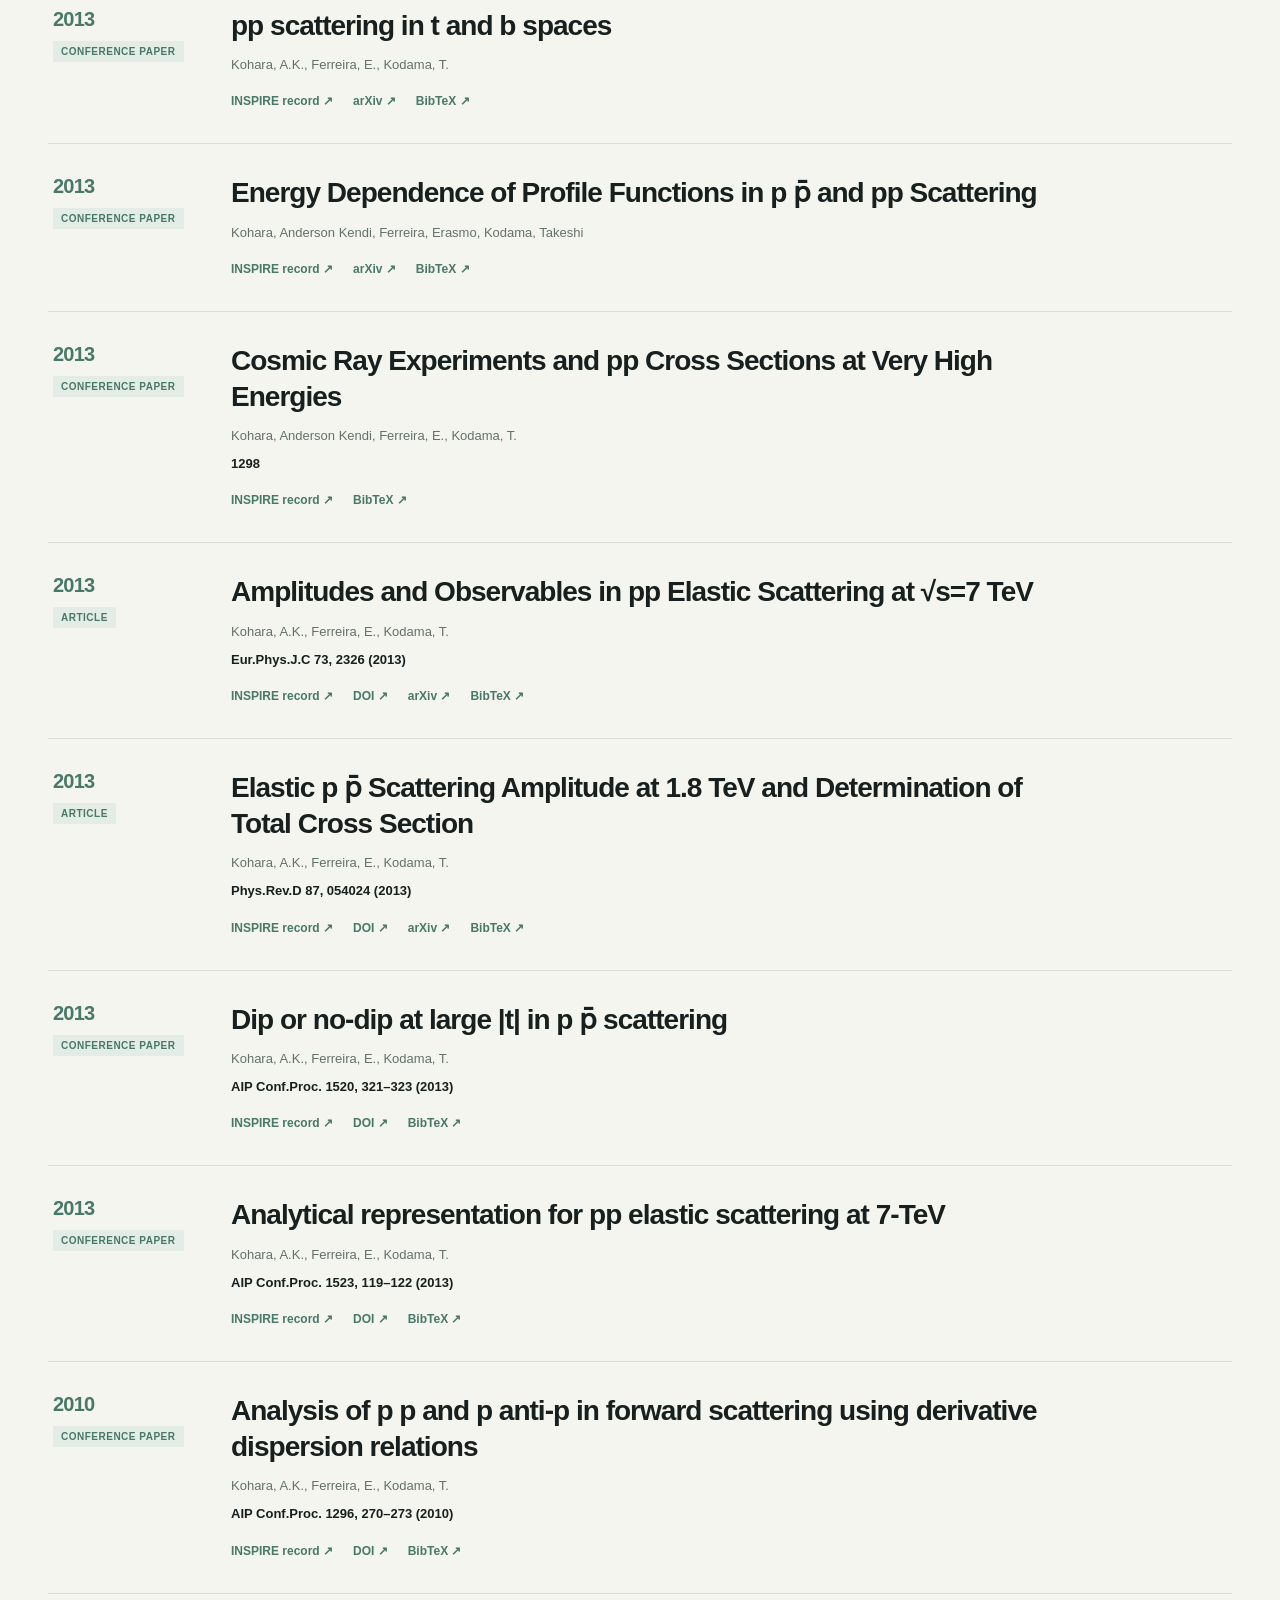
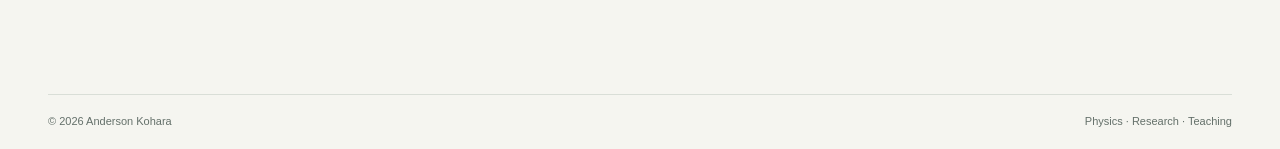
<file: publications.html>
<!doctype html>
<html lang="en">
  <head>
    <meta charset="utf-8">
    <meta name="viewport" content="width=device-width, initial-scale=1">
    <meta name="description" content="Publications by Anderson Kohara.">
    <meta name="theme-color" content="#f5f5f0">
    <title>Publications — Anderson Kohara</title>
    <script>try { document.documentElement.dataset.theme = localStorage.getItem('theme') || (matchMedia('(prefers-color-scheme: dark)').matches ? 'dark' : 'light'); } catch { document.documentElement.dataset.theme = 'light'; }</script>
    <link rel="stylesheet" href="styles.css?v=20260926-navigation2">
    <script src="resources/publications-data.js" defer></script>
    <script src="i18n.js" defer></script>
    <script src="publications.js" defer></script>
    <script src="script.js" defer></script>
  </head>
  <body>
    <div class="site-shell">
      <header class="site-header page-width">
        <a class="brand" href="index.html" aria-label="Anderson Kohara, home"><span class="brand-mark" aria-hidden="true"><span></span><span></span><span></span></span><span>Anderson Kohara</span></a>
        <div class="header-actions"><span class="header-location">Lyon</span><label class="sr-only" for="language-select">Language</label><select class="language-select" id="language-select"><option value="en">EN</option><option value="pt-BR">PT-BR</option><option value="fr">FR</option></select><button class="theme-toggle" type="button" aria-label="Switch to dark mode" aria-pressed="false"><svg class="theme-icon" viewBox="0 0 24 24" fill="none" stroke="currentColor" stroke-width="1.7" stroke-linecap="round" stroke-linejoin="round" aria-hidden="true"><circle cx="12" cy="12" r="4"></circle><path d="M12 2v2m0 16v2M4.93 4.93l1.42 1.42m11.3 11.3 1.42 1.42M2 12h2m16 0h2M4.93 19.07l1.42-1.42m11.3-11.3 1.42-1.42"></path></svg><span class="theme-label">Dark mode</span></button></div>
      </header>
      <main class="publications-main page-width">
        <a class="back-link" href="index.html"><span aria-hidden="true">←</span> Back to homepage</a>
        <div class="publications-intro">
          <div>
            <p class="eyebrow"><span class="eyebrow-line" aria-hidden="true"></span> Research</p>
            <h1>Publications<span class="title-dot">.</span></h1>
          </div>
          <p>A list of <strong>35 records</strong> from <a href="https://inspirehep.net/authors/1273364" target="_blank" rel="noopener noreferrer">INSPIRE-HEP ↗</a> and additional DOI references supplied by the author. Open a record for its full metadata.</p>
        </div>
        <div class="publication-tools">
          <label class="search-field" for="publication-search"><span>Search publications</span><input id="publication-search" type="search" placeholder="Title, author, journal…" autocomplete="off"></label>
          <label class="year-field" for="publication-year"><span>Year</span><select id="publication-year"><option value="all">All years</option></select></label>
        </div>
        <p id="publication-count" class="publication-count" aria-live="polite">Showing 35 publications</p>
        <ol id="publication-list" class="publication-list"></ol>
        <p id="publication-empty" class="publication-empty" hidden>No publications match your search.</p>
        <noscript><p class="publication-empty">Enable JavaScript to browse the embedded list, or view all publications on <a href="https://inspirehep.net/authors/1273364">INSPIRE-HEP</a>.</p></noscript>
      </main>
      <footer class="site-footer page-width"><span>© <span id="year">2026</span> Anderson Kohara</span><span>Physics · Research · Teaching</span></footer>
    </div>
  </body>
</html>
</file>
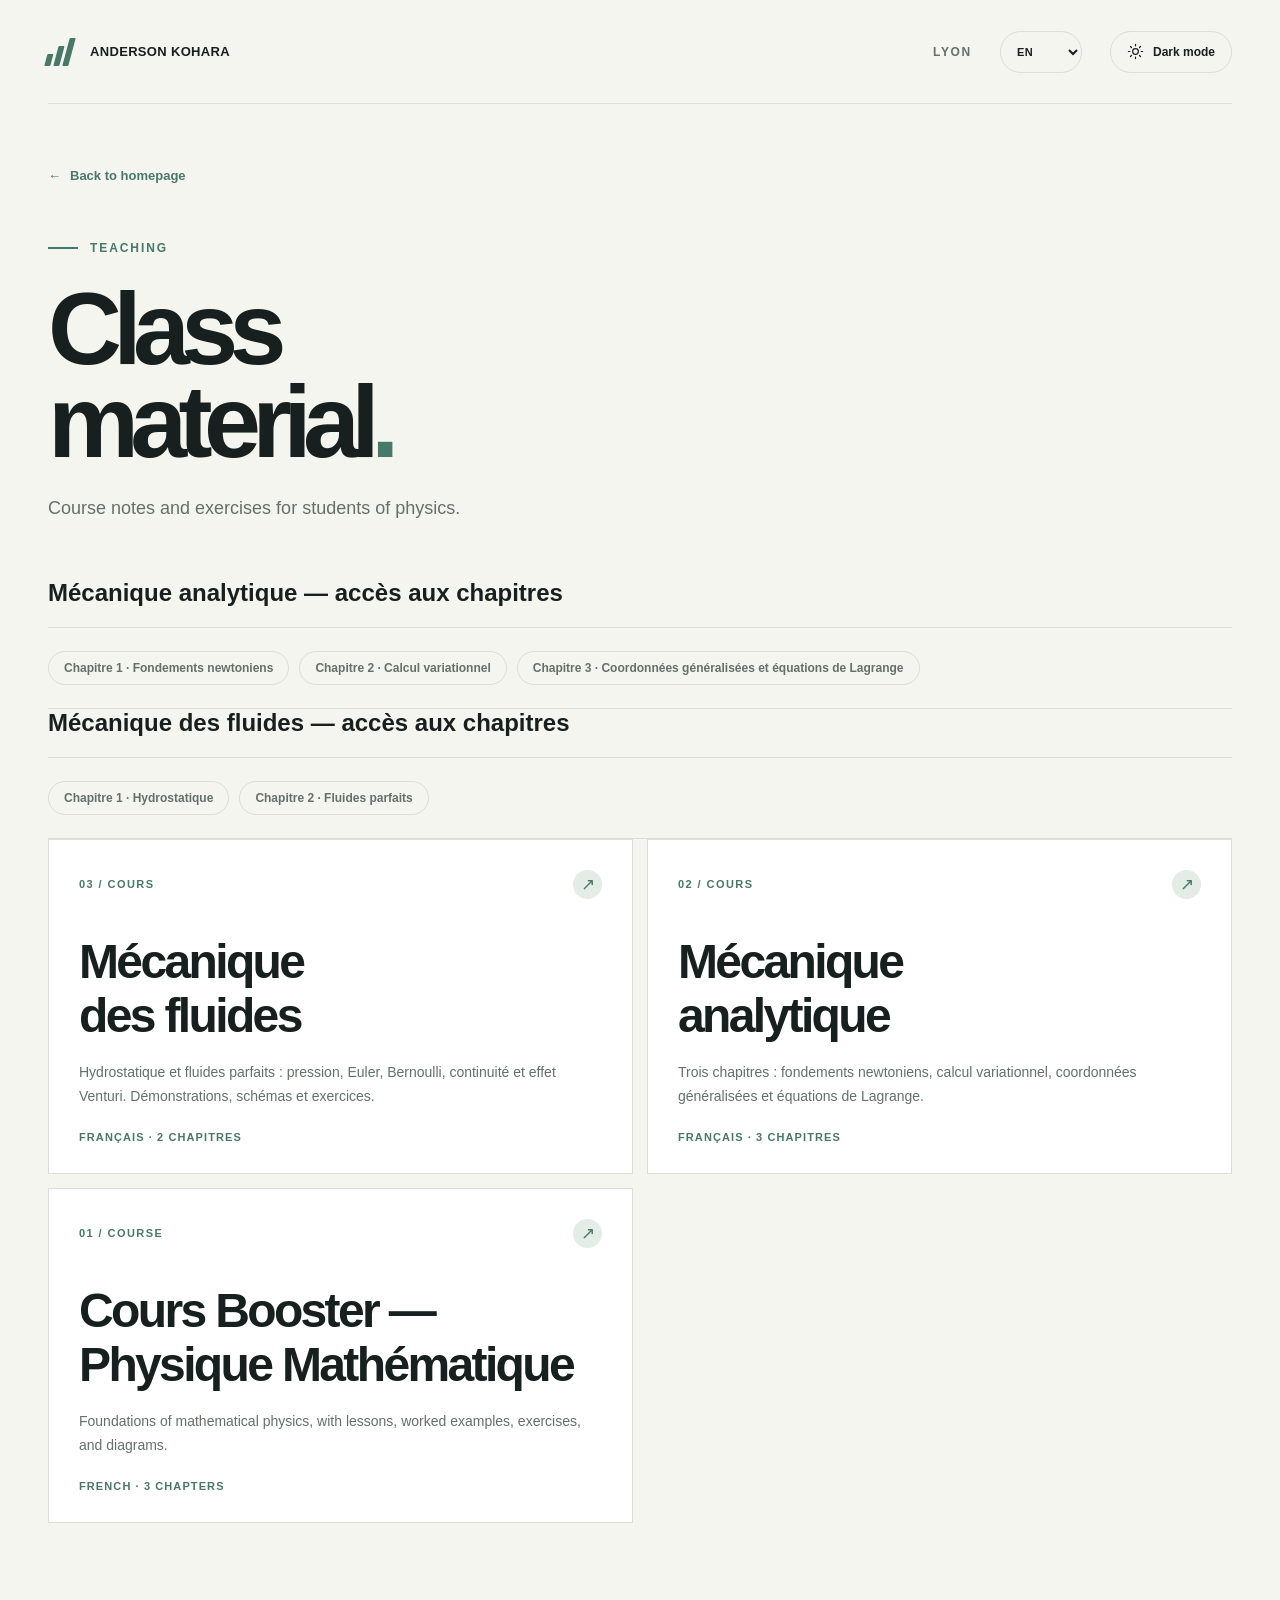
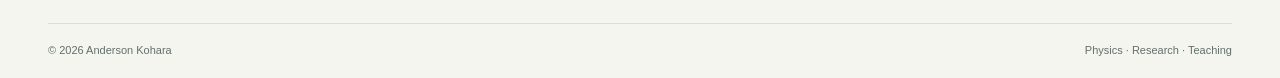
<file: teaching.html>
<!doctype html>
<html lang="en">
  <head>
    <meta charset="utf-8">
    <meta name="viewport" content="width=device-width, initial-scale=1">
    <meta name="description" content="Physics class material by Anderson Kohara.">
    <meta name="theme-color" content="#f5f5f0">
    <title>Class Material — Anderson Kohara</title>
    <script>try { document.documentElement.dataset.theme = localStorage.getItem('theme') || (matchMedia('(prefers-color-scheme: dark)').matches ? 'dark' : 'light'); } catch { document.documentElement.dataset.theme = 'light'; }</script>
    <link rel="stylesheet" href="styles.css?v=20260926-navigation2">
    <script src="i18n.js" defer></script>
    <script src="script.js" defer></script>
  </head>
  <body>
    <div class="site-shell">
      <header class="site-header page-width">
        <a class="brand" href="index.html" aria-label="Anderson Kohara, home"><span class="brand-mark" aria-hidden="true"><span></span><span></span><span></span></span><span>Anderson Kohara</span></a>
        <div class="header-actions"><span class="header-location">Lyon</span><label class="sr-only" for="language-select">Language</label><select class="language-select" id="language-select"><option value="en">EN</option><option value="pt-BR">PT-BR</option><option value="fr">FR</option></select><button class="theme-toggle" type="button" aria-label="Switch to dark mode" aria-pressed="false"><svg class="theme-icon" viewBox="0 0 24 24" fill="none" stroke="currentColor" stroke-width="1.7" stroke-linecap="round" stroke-linejoin="round" aria-hidden="true"><circle cx="12" cy="12" r="4"></circle><path d="M12 2v2m0 16v2M4.93 4.93l1.42 1.42m11.3 11.3 1.42 1.42M2 12h2m16 0h2M4.93 19.07l1.42-1.42m11.3-11.3 1.42-1.42"></path></svg><span class="theme-label">Dark mode</span></button></div>
      </header>
      <main class="teaching-main page-width">
        <a class="back-link" href="index.html"><span aria-hidden="true">←</span> Back to homepage</a>
        <div class="teaching-intro"><p class="eyebrow"><span class="eyebrow-line" aria-hidden="true"></span> Teaching</p><h1>Class<br>material<span class="title-dot">.</span></h1><p>Course notes and exercises for students of physics.</p></div>
        <section aria-labelledby="mechanics-chapters" lang="fr" data-no-translate><h2 id="mechanics-chapters">Mécanique analytique — accès aux chapitres</h2><nav class="cv-nav course-chapter-nav" aria-label="Chapitres de mécanique analytique" lang="fr" data-no-translate><a href="mecanique-analytique.html">Chapitre 1 · Fondements newtoniens</a><a href="mecanique-analytique-calcul-variationnel.html">Chapitre 2 · Calcul variationnel</a><a href="mecanique-analytique-coordonnees-generalisees.html">Chapitre 3 · Coordonnées généralisées et équations de Lagrange</a></nav></section>
        <section lang="fr" data-no-translate aria-labelledby="fluids-chapters"><h2 id="fluids-chapters">Mécanique des fluides — accès aux chapitres</h2><nav class="cv-nav course-chapter-nav" aria-label="Chapitres de mécanique des fluides"><a href="mecanique-fluides-hydrostatique.html">Chapitre 1 · Hydrostatique</a><a href="mecanique-fluides-parfaits.html">Chapitre 2 · Fluides parfaits</a></nav></section><div class="teaching-grid">
          <a class="teaching-course-card" href="mecanique-fluides-hydrostatique.html" lang="fr" data-no-translate>
            <span class="card-top"><span class="card-number">03 / Cours</span><span class="card-arrow" aria-hidden="true">↗</span></span>
            <span class="teaching-course-title">Mécanique<br>des fluides</span>
            <span class="teaching-course-description">Hydrostatique et fluides parfaits : pression, Euler, Bernoulli, continuité et effet Venturi. Démonstrations, schémas et exercices.</span>
            <span class="teaching-course-meta">Français · 2 chapitres</span>
          </a>
          <a class="teaching-course-card" href="mecanique-analytique.html" lang="fr" data-no-translate>
            <span class="card-top"><span class="card-number">02 / Cours</span><span class="card-arrow" aria-hidden="true">↗</span></span>
            <span class="teaching-course-title">Mécanique<br>analytique</span>
            <span class="teaching-course-description">Trois chapitres : fondements newtoniens, calcul variationnel, coordonnées généralisées et équations de Lagrange.</span>
            <span class="teaching-course-meta">Français · 3 chapitres</span>
          </a>
          <a class="teaching-course-card" href="booster-physique.html">
            <span class="card-top"><span class="card-number">01 / Course</span><span class="card-arrow" aria-hidden="true">↗</span></span>
            <span class="teaching-course-title" lang="fr">Cours Booster —<br>Physique Mathématique</span>
            <span class="teaching-course-description">Foundations of mathematical physics, with lessons, worked examples, exercises, and diagrams.</span>
            <span class="teaching-course-meta">French · 3 chapters</span>
          </a>
        </div>
      </main>
      <footer class="site-footer page-width"><span>© <span id="year">2026</span> Anderson Kohara</span><span>Physics · Research · Teaching</span></footer>
    </div>
  </body>
</html>
</file>
<file: styles.css>
:root {
  color-scheme: light;
  --bg: #f5f5f0;
  --surface: #ffffff;
  --text: #17201e;
  --muted: #64706a;
  --line: #d9ded7;
  --accent: #487867;
  --accent-soft: #e3ece5;
  --photo-back: #dce5dc;
  --shadow: 0 22px 60px rgba(25, 48, 35, .08);
}

:root[data-theme="dark"] {
  color-scheme: dark;
  --bg: #111a17;
  --surface: #1c2823;
  --text: #edf2e9;
  --muted: #abb9af;
  --line: #34453c;
  --accent: #a5d4ac;
  --accent-soft: #263b2e;
  --photo-back: #344b3b;
  --shadow: 0 22px 60px rgba(0, 0, 0, .2);
}

* { box-sizing: border-box; }
html { scroll-behavior: smooth; }
body { margin: 0; background: var(--bg); color: var(--text); font-family: Inter, ui-sans-serif, -apple-system, BlinkMacSystemFont, "Segoe UI", sans-serif; -webkit-font-smoothing: antialiased; }
button { font: inherit; }
a { color: inherit; }
::selection { background: var(--accent); color: var(--bg); }
:focus-visible { outline: 3px solid var(--accent); outline-offset: 5px; }

.site-shell { min-height: 100svh; display: flex; flex-direction: column; }
.page-width { width: min(100% - 96px, 1350px); margin-inline: auto; }
.site-header { min-height: 104px; display: flex; align-items: center; justify-content: space-between; gap: 24px; border-bottom: 1px solid var(--line); }
.brand { display: inline-flex; align-items: center; gap: 15px; text-decoration: none; font-size: 13px; font-weight: 750; letter-spacing: .025em; text-transform: uppercase; white-space: nowrap; }
.brand-mark { display: flex; align-items: flex-end; gap: 3px; width: 27px; height: 28px; transform: skew(-15deg); }
.brand-mark span { width: 6px; background: var(--accent); border-radius: 1px; }
.brand-mark span:nth-child(1) { height: 12px; }
.brand-mark span:nth-child(2) { height: 20px; }
.brand-mark span:nth-child(3) { height: 28px; }
.header-actions { display: flex; align-items: center; gap: 28px; }
.sr-only { position: absolute; width: 1px; height: 1px; padding: 0; margin: -1px; overflow: hidden; clip: rect(0, 0, 0, 0); white-space: nowrap; border: 0; }
.language-select { min-height: 42px; padding: 0 12px; border: 1px solid var(--line); border-radius: 999px; background: var(--bg); color: var(--text); font: 700 11px/1 Inter, ui-sans-serif, -apple-system, BlinkMacSystemFont, "Segoe UI", sans-serif; letter-spacing: .04em; cursor: pointer; }
.language-select:hover { border-color: var(--accent); }
.header-location { color: var(--muted); font-size: 12px; font-weight: 650; letter-spacing: .14em; text-transform: uppercase; white-space: nowrap; }
.header-location span { margin-inline: 5px; color: var(--accent); }
.theme-toggle { display: inline-flex; align-items: center; justify-content: center; gap: 9px; min-height: 42px; padding: 0 16px; border: 1px solid var(--line); border-radius: 999px; background: transparent; color: var(--text); cursor: pointer; transition: background .2s, border-color .2s, transform .2s; }
.theme-toggle:hover { background: var(--accent-soft); border-color: var(--accent); transform: translateY(-2px); }
.theme-icon { width: 17px; height: 17px; }
.theme-label { font-size: 12px; font-weight: 650; white-space: nowrap; }

.home-main { flex: 1; display: flex; flex-direction: column; }
.hero { display: grid; grid-template-columns: minmax(0, 1.24fr) minmax(340px, .76fr); align-items: center; gap: clamp(48px, 7vw, 120px); padding-block: clamp(72px, 9vh, 125px) clamp(76px, 9vh, 125px); }
.hero-copy { max-width: 780px; }
.eyebrow, .section-kicker { margin: 0; color: var(--accent); font-size: 12px; font-weight: 750; letter-spacing: .16em; text-transform: uppercase; }
.eyebrow { display: flex; align-items: center; gap: 12px; }
.eyebrow-line { width: 30px; height: 2px; background: currentColor; }
h1, h2, p, figure { margin-top: 0; }
h1 { margin-bottom: 20px; margin-top: 30px; font-size: clamp(70px, 8.2vw, 142px); font-weight: 640; line-height: .91; letter-spacing: -.085em; }
h1 > span:first-of-type { color: var(--accent); }
.title-dot { color: var(--accent); }
.hero-role { margin-bottom: 36px; font-size: clamp(16px, 1.5vw, 20px); font-weight: 560; letter-spacing: -.02em; }
.hero-role span { margin-inline: 8px; color: var(--accent); }
.bio-block { max-width: 620px; padding-left: 23px; border-left: 2px solid var(--accent); color: var(--muted); font-size: 15px; line-height: 1.8; }
.bio-block p { margin-bottom: 13px; }
.bio-block p:last-child { margin-bottom: 0; }
.portrait-panel { position: relative; width: 100%; max-width: 480px; margin: 0; justify-self: end; }
.portrait-panel::before { position: absolute; z-index: 0; top: -26px; right: -26px; bottom: 50px; left: 50px; border: 1px solid var(--accent); content: ""; }
.portrait-frame { position: relative; z-index: 1; padding: 10px; background: var(--photo-back); box-shadow: var(--shadow); }
.portrait-frame img { display: block; width: 100%; height: auto; aspect-ratio: 1; object-fit: cover; }
.portrait-panel figcaption { position: relative; z-index: 1; display: flex; justify-content: space-between; gap: 16px; padding-top: 16px; color: var(--muted); font-size: 11px; letter-spacing: .04em; }
.portrait-panel figcaption span:first-child { color: var(--text); font-weight: 750; text-transform: uppercase; }

.resources { margin-top: auto; padding-bottom: 60px; }
.section-heading { display: flex; align-items: end; justify-content: space-between; gap: 20px; margin-bottom: 24px; }
.section-heading h2 { margin: 0; font-size: clamp(28px, 3vw, 43px); line-height: 1.08; letter-spacing: -.06em; font-weight: 650; }
.section-kicker { order: 2; padding-bottom: 7px; }
.resource-grid { display: grid; grid-template-columns: repeat(3, minmax(0, 1fr)); gap: 12px; }
.resource-card { display: flex; flex-direction: column; min-height: 205px; padding: 25px 27px 22px; background: var(--surface); border: 1px solid var(--line); text-decoration: none; transition: transform .22s, border-color .22s, box-shadow .22s; }
.resource-card:hover { transform: translateY(-5px); border-color: var(--accent); box-shadow: var(--shadow); }
.card-top, .card-bottom { display: flex; justify-content: space-between; align-items: center; gap: 10px; }
.card-number { color: var(--accent); font-size: 11px; font-weight: 750; text-transform: uppercase; letter-spacing: .13em; }
.card-arrow { display: grid; place-items: center; width: 29px; height: 29px; border-radius: 50%; background: var(--accent-soft); color: var(--accent); font-size: 17px; line-height: 1; transition: transform .2s; }
.resource-card:hover .card-arrow { transform: translate(2px, -2px); }
.card-title { margin-top: 23px; margin-bottom: 18px; font-size: clamp(25px, 2.5vw, 36px); font-weight: 600; line-height: 1.08; letter-spacing: -.055em; }
.card-bottom { margin-top: auto; padding-top: 13px; border-top: 1px solid var(--line); color: var(--muted); font-size: 11px; }
.card-bottom span { font-size: 10px; text-transform: uppercase; letter-spacing: .06em; white-space: nowrap; }
.site-footer { display: flex; justify-content: space-between; gap: 20px; padding-top: 20px; padding-bottom: 22px; border-top: 1px solid var(--line); color: var(--muted); font-size: 11px; }

/* Research essays: readable prose with optional technical depth. */
.research-main { padding-block: 55px 95px; }
.research-main .back-link { margin-bottom: 38px; }
.research-hero { padding-bottom: 38px; border-bottom: 1px solid var(--line); margin-bottom: 44px; }
.research-hero h1 { max-width: 1000px; margin: 22px 0; font-size: clamp(38px, 5.5vw, 78px); line-height: 1.08; letter-spacing: -.045em; }
.research-subtitle { max-width: 780px; font-size: clamp(18px, 2vw, 24px); color: var(--muted); line-height: 1.5; }
.research-meta { display: flex; flex-wrap: wrap; gap: 9px; font-size: 12px; color: var(--muted); }
.research-layout { display: grid; grid-template-columns: 190px minmax(0, 1fr); gap: 48px; }
.research-layout > aside { min-width: 0; }
.research-toc { position: sticky; top: 24px; font-size: 13px; }
.research-toc p { font-weight: 700; color: var(--text); }
.research-toc a { display: block; padding: 11px 0; border-bottom: 1px solid var(--line); color: var(--muted); text-decoration: none; }
.research-toc a:hover { color: var(--accent); }
.research-article { min-width: 0; max-width: 880px; font-size: 17px; line-height: 1.85; color: var(--text); }
.research-article p { max-width: 74ch; margin: 0 0 22px; }
.research-article h2 { margin: 54px 0 22px; font-size: clamp(25px, 3vw, 34px); line-height: 1.25; letter-spacing: -.03em; }
.research-article h3 { font-size: 22px; line-height: 1.35; }
.research-article section, .research-references li { scroll-margin-top: 30px; }
.research-article .research-lead { font-size: 22px; line-height: 1.65; }
.research-main a { text-underline-offset: 4px; }
.research-article a, .research-focus a, .research-series a, .research-read { color: var(--accent); }
.research-equation { overflow-x: auto; max-width: 100%; margin: 24px 0; padding: 12px 8px; }
.research-figure { margin: 32px 0; }
.research-figure img { display: block; width: 100%; height: auto; border-radius: 8px; background: white; }
.research-figure figcaption { padding-top: 12px; color: var(--muted); font-size: 13px; line-height: 1.65; }
.research-detail { border: 1px solid var(--line); background: var(--surface); border-radius: 6px; margin: 28px 0; }
.research-detail summary { padding: 17px 20px; cursor: pointer; color: var(--accent); font-size: 15px; font-weight: 700; }
.research-detail summary:hover { background: var(--accent-soft); }
.research-detail > div { padding: 8px 22px 2px; font-size: 15px; }
.research-focus, .research-next { padding: 26px 30px; margin: 35px 0; border-left: 3px solid var(--accent); background: var(--accent-soft); }
.research-focus .eyebrow, .research-next .eyebrow { font-size: 11px; }
.research-next h3 { margin-top: 14px; }
.research-references { border-top: 1px solid var(--line); margin-top: 48px; font-size: 14px; }
.research-references li { padding: 0 0 18px 6px; overflow-wrap: anywhere; }
.research-small { color: var(--muted); font-size: 12px; }
.research-hub-intro { max-width: 780px; line-height: 1.8; font-size: 18px; }
.research-feature { display: grid; grid-template-columns: 1fr 1fr; gap: 38px; align-items: center; padding: 36px; background: var(--surface); border: 1px solid var(--line); margin: 36px 0 65px; }
.research-feature h2 { font-size: clamp(28px, 3vw, 40px); line-height: 1.2; letter-spacing: -.03em; }
.research-feature h2 a { text-decoration: none; }
.research-feature p { line-height: 1.7; color: var(--muted); }
.research-feature img { width: 100%; height: auto; display: block; border-radius: 6px; }
.research-read { display: inline-block; padding-block: 12px; font-weight: 700; }
.research-series ol { list-style: none; padding: 0; counter-reset: research; }
.research-series li { position: relative; padding: 24px 15px 24px 65px; border-top: 1px solid var(--line); counter-increment: research; }
.research-series li::before { content: counter(research, decimal-leading-zero); position: absolute; left: 0; top: 26px; color: var(--accent); font-size: 23px; }
.research-series h3 { margin: 9px 0; font-size: 22px; }
.research-series p { color: var(--muted); line-height: 1.6; margin-bottom: 0; }
.research-status { color: var(--accent); font-size: 11px; text-transform: uppercase; letter-spacing: .09em; font-weight: 700; }
@media (min-width: 901px) { .resource-grid.resource-grid-four { grid-template-columns: repeat(2, minmax(0, 1fr)); } }
@media (max-width: 800px) {
  .research-layout { grid-template-columns: 1fr; gap: 25px; }
  .research-toc { position: static; display: flex; flex-wrap: wrap; gap: 5px 18px; }
  .research-toc p { flex-basis: 100%; margin: 0; }
  .research-toc a { padding: 8px 0; }
  .research-feature { grid-template-columns: 1fr; padding: 22px; gap: 20px; }
  .research-article { font-size: 16px; }
  .research-focus, .research-next { padding: 22px; }
}

.subpage-main { flex: 1; display: flex; align-items: center; padding-block: 90px; }
.subpage-content { max-width: 710px; }
.back-link { display: inline-flex; gap: 9px; align-items: center; margin-bottom: 55px; color: var(--accent); text-decoration: none; font-size: 13px; font-weight: 700; }
.back-link:hover { text-decoration: underline; text-underline-offset: 5px; }
.subpage-content h1 { font-size: clamp(56px, 8vw, 106px); margin-block: 25px 30px; }
.subpage-content > p:last-child { max-width: 560px; color: var(--muted); font-size: 18px; line-height: 1.7; }

.publications-main { flex: 1; padding-block: 62px 100px; }
.publications-main .back-link { margin-bottom: 58px; }
.publications-intro { display: flex; align-items: end; justify-content: space-between; gap: 48px; margin-bottom: 58px; }
.publications-intro h1 { margin-bottom: 0; font-size: clamp(58px, 7.5vw, 114px); }
.publications-intro > p { max-width: 330px; margin-bottom: 4px; color: var(--muted); font-size: 14px; line-height: 1.75; }
.publications-intro strong { color: var(--text); }
.publications-intro a { color: var(--accent); font-weight: 700; text-decoration-thickness: 1px; text-underline-offset: 4px; }
.publication-tools { display: grid; grid-template-columns: minmax(0, 1fr) 180px; gap: 12px; }
.search-field, .year-field { display: flex; flex-direction: column; gap: 9px; color: var(--muted); font-size: 11px; font-weight: 750; letter-spacing: .11em; text-transform: uppercase; }
.search-field input, .year-field select { min-height: 54px; width: 100%; padding: 0 17px; border: 1px solid var(--line); border-radius: 0; background: var(--surface); color: var(--text); font: 500 15px/1.3 Inter, ui-sans-serif, -apple-system, BlinkMacSystemFont, "Segoe UI", sans-serif; letter-spacing: normal; text-transform: none; }
.search-field input::placeholder { color: var(--muted); opacity: .85; }
.search-field input:focus, .year-field select:focus { border-color: var(--accent); outline: 2px solid var(--accent); outline-offset: 2px; }
.publication-count { margin: 32px 0 17px; color: var(--muted); font-size: 12px; font-weight: 700; letter-spacing: .08em; text-transform: uppercase; }
.publication-list { padding: 0; margin: 0; list-style: none; border-top: 1px solid var(--line); }
.publication-item { display: grid; grid-template-columns: 150px minmax(0, 1fr); gap: 28px; padding: 31px 5px 35px; border-bottom: 1px solid var(--line); }
.publication-side { display: flex; flex-direction: column; align-items: flex-start; gap: 10px; }
.publication-year { color: var(--accent); font-size: 20px; font-weight: 700; letter-spacing: -.04em; }
.publication-type { padding: 5px 8px; background: var(--accent-soft); color: var(--accent); font-size: 10px; font-weight: 700; text-transform: uppercase; letter-spacing: .05em; }
.publication-title { max-width: 850px; margin: 0 0 12px; font-size: clamp(20px, 2.25vw, 28px); font-weight: 650; line-height: 1.27; letter-spacing: -.035em; }
.publication-title a { text-decoration: none; }
.publication-title a:hover { color: var(--accent); }
.publication-authors, .publication-journal { margin: 0 0 8px; color: var(--muted); font-size: 13px; line-height: 1.55; }
.publication-journal { color: var(--text); font-weight: 600; }
.publication-links { display: flex; flex-wrap: wrap; gap: 10px 20px; margin-top: 19px; }
.publication-links a { color: var(--accent); font-size: 12px; font-weight: 700; text-decoration: none; }
.publication-links a:hover { text-decoration: underline; text-underline-offset: 4px; }
.publication-empty { padding: 40px 0; color: var(--muted); font-size: 16px; }

.cv-main { flex: 1; padding-block: 62px 100px; }
.cv-main > .back-link { margin-bottom: 55px; }
.cv-hero { display: grid; grid-template-columns: minmax(0, 1.15fr) minmax(290px, .85fr); align-items: end; gap: 50px; margin-bottom: 70px; }
.cv-hero h1 { margin-block: 24px 22px; font-size: clamp(64px, 7.5vw, 116px); }
.cv-full-name { margin: 0; color: var(--muted); font-size: 18px; font-weight: 550; }
.cv-intro-card { padding: 32px; border: 1px solid var(--line); background: var(--surface); }
.cv-card-label { color: var(--accent); font-size: 11px; font-weight: 750; letter-spacing: .14em; text-transform: uppercase; }
.cv-intro-card > p { margin: 28px 0 35px; font-size: clamp(19px, 2.1vw, 28px); line-height: 1.35; letter-spacing: -.04em; }
.cv-intro-meta { display: flex; flex-wrap: wrap; justify-content: space-between; gap: 14px; padding-top: 17px; border-top: 1px solid var(--line); font-size: 12px; }
.cv-intro-meta span { color: var(--muted); }
.cv-intro-meta a, .cv-text-link { color: var(--accent); font-weight: 700; text-decoration: none; }
.cv-intro-meta a:hover, .cv-text-link:hover { text-decoration: underline; text-underline-offset: 4px; }
.cv-nav { display: flex; flex-wrap: wrap; gap: 10px; padding-block: 23px; border-top: 1px solid var(--line); border-bottom: 1px solid var(--line); }
.cv-nav a { padding: 9px 15px; border: 1px solid var(--line); border-radius: 999px; color: var(--muted); font-size: 12px; font-weight: 700; text-decoration: none; transition: background .2s, color .2s, border-color .2s; }
.cv-nav a:hover { background: var(--accent-soft); color: var(--accent); border-color: var(--accent); }
.cv-section { display: grid; grid-template-columns: minmax(190px, 270px) minmax(0, 1fr); gap: clamp(30px, 5vw, 90px); padding-block: 82px; border-bottom: 1px solid var(--line); scroll-margin-top: 30px; }
.cv-section-number { color: var(--accent); font-size: 11px; font-weight: 750; letter-spacing: .13em; text-transform: uppercase; }
.cv-section-heading h2 { margin: 19px 0 0; font-size: clamp(32px, 3vw, 48px); font-weight: 650; line-height: 1.07; letter-spacing: -.06em; }
.cv-section-content { min-width: 0; }
.cv-timeline-item { display: grid; grid-template-columns: 125px minmax(0, 1fr); gap: 24px; padding: 0 0 34px; margin-bottom: 34px; border-bottom: 1px solid var(--line); }
.cv-timeline-item:last-child { padding-bottom: 0; margin-bottom: 0; border-bottom: 0; }
.cv-date { padding-top: 4px; color: var(--accent); font-size: 12px; font-weight: 750; letter-spacing: .02em; }
.cv-timeline-item h3 { margin: 0 0 6px; font-size: clamp(19px, 2vw, 24px); font-weight: 650; line-height: 1.25; letter-spacing: -.035em; }
.cv-place { margin: 0 0 11px; color: var(--text); font-size: 13px; font-weight: 650; }
.cv-timeline-item p:not(.cv-place), .cv-more-grid p, .cv-note p { max-width: 700px; margin: 0; color: var(--muted); font-size: 14px; line-height: 1.7; }
.cv-timeline-item .cv-detail, .cv-more-grid .cv-detail { margin-top: 9px !important; font-size: 12px !important; }
.cv-inline-note { display: inline-block; margin-left: 8px; color: var(--muted); font-size: 12px; font-weight: 500; letter-spacing: 0; }
.cv-section-lead { max-width: 780px; margin: 0 0 33px; font-size: clamp(19px, 2.25vw, 27px); line-height: 1.45; letter-spacing: -.035em; }
.cv-bullet-grid { display: grid; grid-template-columns: repeat(2, minmax(0, 1fr)); gap: 0 30px; padding: 0; margin: 0; list-style: none; }
.cv-bullet-grid li { position: relative; padding: 18px 0 18px 20px; border-top: 1px solid var(--line); color: var(--muted); font-size: 13px; line-height: 1.6; }
.cv-bullet-grid li::before { position: absolute; left: 0; top: 24px; width: 5px; height: 5px; border-radius: 50%; background: var(--accent); content: ""; }
.cv-note { margin-top: 35px; padding: 28px 30px; background: var(--accent-soft); }
.cv-note h3, .cv-skill-card h3, .cv-more-grid h3 { margin: 0 0 12px; font-size: 16px; font-weight: 700; letter-spacing: -.025em; }
.cv-note p { max-width: 800px; }
.cv-skill-grid { display: grid; grid-template-columns: repeat(2, minmax(0, 1fr)); gap: 12px; }
.cv-skill-card { padding: 25px; border: 1px solid var(--line); background: var(--surface); }
.cv-skill-card p { margin: 0; color: var(--muted); font-size: 13px; line-height: 1.65; }
.cv-skill-card-wide { grid-column: 1 / -1; }
.cv-languages { display: grid; grid-template-columns: repeat(4, minmax(0, 1fr)); gap: 12px; padding: 0; margin: 0; list-style: none; color: var(--muted); font-size: 13px; }
.cv-languages li { display: flex; flex-direction: column; gap: 5px; }
.cv-languages span { color: var(--text); font-weight: 700; }
.cv-primary-link { display: inline-flex; align-items: center; justify-content: space-between; gap: 30px; min-width: 240px; padding: 16px 19px; background: var(--accent); color: var(--bg); font-size: 13px; font-weight: 700; text-decoration: none; transition: transform .2s, opacity .2s; }
.cv-primary-link:hover { transform: translateY(-3px); opacity: .9; }
.cv-publication-details { margin-top: 35px; border-top: 1px solid var(--line); border-bottom: 1px solid var(--line); }
.cv-publication-details summary { display: flex; justify-content: space-between; gap: 16px; padding-block: 22px; cursor: pointer; font-size: 14px; font-weight: 700; }
.cv-publication-details summary::marker { color: var(--accent); }
.cv-publication-details summary span { margin-left: auto; color: var(--muted); font-size: 11px; font-weight: 600; text-transform: uppercase; white-space: nowrap; }
.cv-publication-details summary::after { color: var(--accent); content: "+"; font-size: 18px; line-height: .8; }
.cv-publication-details[open] summary::after { content: "−"; }
.cv-publication-details ol { padding-left: 22px; margin: 0 0 27px; }
.cv-publication-details li { padding: 7px 0 7px 8px; color: var(--muted); font-size: 13px; line-height: 1.6; }
.cv-publication-details li::marker { color: var(--accent); font-weight: 700; }
.cv-more-grid { display: grid; grid-template-columns: 1.2fr .8fr; gap: 45px; }
.cv-more-grid h3 { font-size: 20px; }
.cv-more-grid p { margin-bottom: 14px; }
.cv-text-link { display: inline-block; margin-top: 10px; font-size: 12px; }
.cv-source-note { max-width: 720px; margin: 37px 0 0 auto; color: var(--muted); font-size: 11px; line-height: 1.6; }

.teaching-main { flex: 1; padding-block: 62px 100px; }
.teaching-main .back-link { margin-bottom: 58px; }
.teaching-intro { max-width: 790px; margin-bottom: 55px; }
.teaching-intro h1 { margin-block: 27px 25px; font-size: clamp(65px, 8vw, 112px); }
.teaching-intro > p:last-child { max-width: 580px; margin: 0; color: var(--muted); font-size: 18px; line-height: 1.7; }
.teaching-grid { display: grid; grid-template-columns: repeat(2, minmax(0, 1fr)); gap: 14px; }
.teaching-course-card { display: flex; flex-direction: column; min-height: 330px; padding: 30px; border: 1px solid var(--line); background: var(--surface); text-decoration: none; transition: border-color .2s, transform .2s, box-shadow .2s; }
.teaching-course-card:hover { border-color: var(--accent); transform: translateY(-4px); box-shadow: var(--shadow); }
.teaching-course-title { margin-top: 36px; font-size: clamp(30px, 4vw, 48px); font-weight: 650; line-height: 1.12; letter-spacing: -.055em; }
.teaching-course-description { max-width: 540px; margin-top: 19px; color: var(--muted); font-size: 14px; line-height: 1.7; }
.teaching-course-meta { margin-top: auto; padding-top: 22px; color: var(--accent); font-size: 11px; font-weight: 700; letter-spacing: .1em; text-transform: uppercase; }

.course-main { flex: 1; padding-block: 62px 110px; }
.course-main > .back-link { margin-bottom: 58px; }
.course-hero { display: flex; justify-content: space-between; align-items: center; gap: 35px; padding-bottom: 65px; border-bottom: 1px solid var(--line); }
.course-hero h1 { margin-block: 26px 25px; font-size: clamp(49px, 6.5vw, 90px); line-height: 1; }
.course-hero h1 > span:first-of-type { color: var(--accent); }
.course-byline { margin: 0; color: var(--muted); font-size: 15px; }
.course-byline span { margin-inline: 8px; color: var(--accent); }
.course-hero-mark { display: flex; flex-direction: column; align-items: center; justify-content: center; width: clamp(155px, 20vw, 290px); aspect-ratio: 1; flex: none; border: 1px solid var(--accent); border-radius: 50%; background: var(--accent-soft); color: var(--accent); font-family: Georgia, serif; font-size: clamp(40px, 6vw, 82px); line-height: .76; transform: rotate(-10deg); }
.course-hero-mark span:nth-child(2) { margin-left: 45px; }
.course-hero-mark span:nth-child(3) { margin-right: 35px; }
.course-intro { max-width: 910px; margin: 60px 0 70px auto; padding: 33px 39px; border-left: 3px solid var(--accent); background: var(--accent-soft); }
.course-intro p { margin: 0 0 14px; color: var(--text); font-size: 14px; line-height: 1.75; }
.course-intro p:last-child { margin: 0; }
.course-layout { display: grid; grid-template-columns: minmax(190px, 245px) minmax(0, 1fr); gap: clamp(35px, 5vw, 85px); align-items: start; }
.course-sidebar { min-width: 0; }
.course-toc { position: sticky; top: 28px; display: flex; flex-direction: column; gap: 0; border-top: 1px solid var(--line); }
.course-toc > p { margin: 0; padding-block: 20px 12px; color: var(--accent); font-size: 11px; font-weight: 750; letter-spacing: .13em; text-transform: uppercase; }
.course-toc a { display: flex; gap: 12px; padding: 12px 2px; border-bottom: 1px solid var(--line); color: var(--muted); font-size: 12px; line-height: 1.5; text-decoration: none; }
.course-toc a:hover { color: var(--accent); }
.course-toc a span { color: var(--accent); font-weight: 800; }
.course-toc .course-toc-top { margin-top: 15px; border: 0; color: var(--accent); font-weight: 700; }
.course-content { max-width: 920px; min-width: 0; color: var(--muted); font-size: 15px; line-height: 1.82; }
.course-disclosure { margin: 24px 0; border: 1px solid var(--line); border-radius: 6px; background: var(--surface); scroll-margin-top: 35px; }
.course-disclosure > summary { padding: 18px 22px; color: var(--text); font-weight: 700; cursor: pointer; }
.course-disclosure > summary:hover { background: var(--accent-soft); }
.course-disclosure > div { padding: 0 22px 16px; min-width: 0; }
.course-disclosure[open] > summary { border-bottom: 1px solid var(--line); margin-bottom: 18px; }
.course-content .course-equation-step { margin: 12px 0 18px; padding: 10px 40px 10px 12px; border: 0; background: transparent; }
.course-content > p, .course-content li > p { margin: 0 0 18px; }
.course-content p strong, .course-content li strong { color: var(--text); }
.course-content a:not(.course-download) { color: var(--accent); text-underline-offset: 3px; }
.course-content h2, .course-content h3, .course-content h4 { color: var(--text); scroll-margin-top: 35px; }
.course-content h2.course-chapter { margin: 85px 0 28px; padding-top: 25px; border-top: 2px solid var(--accent); font-size: clamp(30px, 3.2vw, 44px); line-height: 1.15; letter-spacing: -.055em; }
.course-content h2:first-child { margin-top: 0; }
.course-content h2.course-subheading { margin: 72px 0 23px; font-size: clamp(25px, 2.7vw, 34px); line-height: 1.2; letter-spacing: -.045em; }
.course-content h3.course-subheading { margin: 43px 0 17px; font-size: clamp(20px, 2.2vw, 27px); line-height: 1.28; letter-spacing: -.035em; }
.course-content h4.course-subheading { margin: 31px 0 14px; font-size: 18px; line-height: 1.4; }
.course-content ul, .course-content ol { padding-left: 24px; margin: 0 0 25px; }
.course-content li { padding-left: 6px; margin-bottom: 9px; }
.course-content li::marker { color: var(--accent); font-weight: 700; }
.course-content li > ul, .course-content li > ol { margin-top: 12px; }
.course-content li > p:last-child { margin-bottom: 0; }
.course-equation { position: relative; max-width: 100%; margin: 23px 0 30px; padding: 26px 48px 26px 25px; overflow-x: auto; border: 1px solid var(--line); background: var(--surface); color: var(--text); scroll-margin-top: 35px; }
.course-equation:target, .course-figure:target { outline: 2px solid var(--accent); outline-offset: 2px; }
.course-equation-index { position: absolute; top: 10px; right: 13px; color: var(--muted); font-size: 10px; font-weight: 700; }
.course-equation mjx-container { color: var(--text); }
.course-figure { max-width: 100%; margin: 30px 0 38px; padding: 25px; border: 1px solid var(--line); background: #fff; text-align: center; scroll-margin-top: 35px; }
.course-figure img { display: block; width: auto; max-width: 100%; max-height: 650px; height: auto; margin-inline: auto; }
.course-figure figcaption { margin-top: 15px; color: #54615a; font-size: 12px; line-height: 1.5; }
.course-figure-index { color: #386f5a; font-weight: 750; }
.course-table-wrap { max-width: 100%; margin: 28px 0 35px; overflow-x: auto; border: 1px solid var(--line); background: var(--surface); }
.course-table-wrap table { width: 100%; border-collapse: collapse; color: var(--text); font-size: 12px; line-height: 1.5; }
.course-table-wrap caption { padding: 13px 15px; color: var(--muted); font-size: 11px; text-align: left; }
.course-table-wrap th, .course-table-wrap td { min-width: 95px; padding: 12px 13px; border-top: 1px solid var(--line); text-align: left; vertical-align: top; }
.course-table-wrap th { background: var(--accent-soft); color: var(--text); font-weight: 700; }
.course-orphan-item { color: var(--text); font-weight: 750; }
.course-end { display: flex; justify-content: flex-end; margin-top: 70px; padding-top: 40px; border-top: 1px solid var(--line); }
.course-content a.course-page-link { display: block; max-width: 100%; padding: 16px 20px; border: 2px solid var(--accent); background: var(--surface); color: var(--text); font-size: 15px; font-weight: 700; line-height: 1.6; text-decoration: underline; text-underline-offset: 4px; overflow-wrap: anywhere; }
.course-content a.course-page-link:hover { background: var(--accent-soft); color: var(--text); }
.course-session-meta { display: flex; flex-wrap: wrap; gap: 10px 22px; margin: 0; color: var(--muted); font-size: 13px; }
.course-session-meta strong { color: var(--text); }
.course-download { display: inline-flex; align-items: center; gap: 10px; margin-top: 24px; padding: 13px 16px; background: var(--accent); color: var(--bg); font-size: 12px; font-weight: 750; letter-spacing: .02em; text-decoration: none; transition: transform .2s, opacity .2s; }
.course-download:hover { transform: translateY(-3px); opacity: .9; }
.course-download-secondary { margin-left: 10px; background: transparent; border: 1px solid var(--accent); color: var(--accent); }
.course-activity { margin: 28px 0 36px; padding: 25px 28px; border-left: 3px solid var(--accent); background: var(--accent-soft); color: var(--text); }
.course-activity h3 { margin: 0 0 10px; font-size: 18px; }
.course-activity p { margin: 0; line-height: 1.7; }

@media (max-width: 1050px) {
  .page-width { width: min(100% - 64px, 1350px); }
  .hero { grid-template-columns: minmax(0, 1fr) minmax(280px, .8fr); gap: 40px; }
  h1 { font-size: clamp(66px, 8.4vw, 100px); }
  .portrait-panel::before { right: -16px; top: -16px; }
}

@media (max-width: 850px) {
  .page-width { width: min(100% - 40px, 540px); }
  .site-header { min-height: 76px; }
  .header-actions { gap: 8px; }
  .header-location, .theme-label { display: none; }
  .theme-toggle { width: 42px; padding: 0; }
  .hero { grid-template-columns: 1fr; gap: 52px; padding-block: 68px 85px; }
  h1 { margin-top: 25px; font-size: clamp(62px, 14vw, 95px); }
  .hero-role { margin-bottom: 27px; }
  .portrait-panel { justify-self: center; max-width: 460px; width: calc(100% - 16px); }
  .portrait-panel::before { right: -16px; top: -16px; }
  .resource-grid { grid-template-columns: 1fr; }
  .resource-card { min-height: 165px; }
  .card-title { margin-top: 15px; }
  .resources { padding-bottom: 44px; }
  .section-heading { align-items: start; flex-direction: column-reverse; gap: 12px; }
  .section-kicker { padding: 0; }
  .site-footer { flex-wrap: wrap; }
  .publications-intro { display: block; margin-bottom: 42px; }
  .publications-intro > p { max-width: 570px; margin-top: 28px; }
  .publications-main .back-link { margin-bottom: 48px; }
  .cv-main > .back-link { margin-bottom: 48px; }
  .cv-hero { grid-template-columns: 1fr; gap: 40px; margin-bottom: 52px; }
  .cv-intro-card { max-width: 620px; }
  .cv-section { grid-template-columns: 1fr; gap: 35px; padding-block: 60px; }
  .cv-section-heading h2 { margin-top: 12px; }
  .course-layout { grid-template-columns: 1fr; gap: 48px; }
  .course-toc { position: static; }
  .course-toc a { max-width: 620px; }
  .course-intro { margin-left: 0; }
}

@media (max-width: 390px) {
  .page-width { width: min(100% - 32px, 540px); }
  .brand { font-size: 11px; gap: 11px; }
  .brand > span:last-child { display: none; }
  h1 { font-size: clamp(54px, 14vw, 62px); }
  .eyebrow { font-size: 10px; }
  .portrait-panel figcaption { flex-direction: column; gap: 4px; }
}

@media (max-width: 700px) {
  .publications-intro h1 { font-size: clamp(44px, 10vw, 70px); }
  .publication-tools { grid-template-columns: 1fr; }
  .publication-item { grid-template-columns: 1fr; gap: 15px; padding-block: 28px; }
  .publication-side { flex-direction: row; align-items: center; }
  .publication-title { font-size: 21px; }
  .cv-hero h1 { font-size: clamp(56px, 10vw, 76px); }
  .cv-intro-card { padding: 26px; }
  .cv-timeline-item { grid-template-columns: 1fr; gap: 10px; }
  .cv-bullet-grid, .cv-skill-grid, .cv-more-grid { grid-template-columns: 1fr; }
  .cv-skill-card-wide { grid-column: auto; }
  .cv-languages { grid-template-columns: repeat(2, minmax(0, 1fr)); }
  .teaching-main .back-link, .course-main > .back-link { margin-bottom: 48px; }
  .teaching-intro h1 { font-size: clamp(58px, 12vw, 80px); }
  .teaching-course-card { min-height: 300px; padding: 23px; }
  .teaching-grid { grid-template-columns: 1fr; }
  .course-hero { padding-bottom: 45px; }
  .course-hero h1 { font-size: clamp(43px, 9vw, 65px); }
  .course-hero-mark { display: none; }
  .course-intro { padding: 26px; margin-block: 43px 50px; }
  .course-download-secondary { margin-left: 0; }
  .course-content { font-size: 14px; }
  .course-content h2.course-chapter { margin-top: 65px; }
  .course-equation { padding: 26px 30px 22px 14px; }
  .course-figure { padding: 14px; }
}

@media (prefers-reduced-motion: reduce) {
  html { scroll-behavior: auto; }
  *, *::before, *::after { transition-duration: .01ms !important; animation-duration: .01ms !important; }
}

.cv-qualification { max-width: 550px; margin: 18px 0 0; color: var(--accent); font-size: 14px; font-weight: 650; line-height: 1.6; }
</file>
